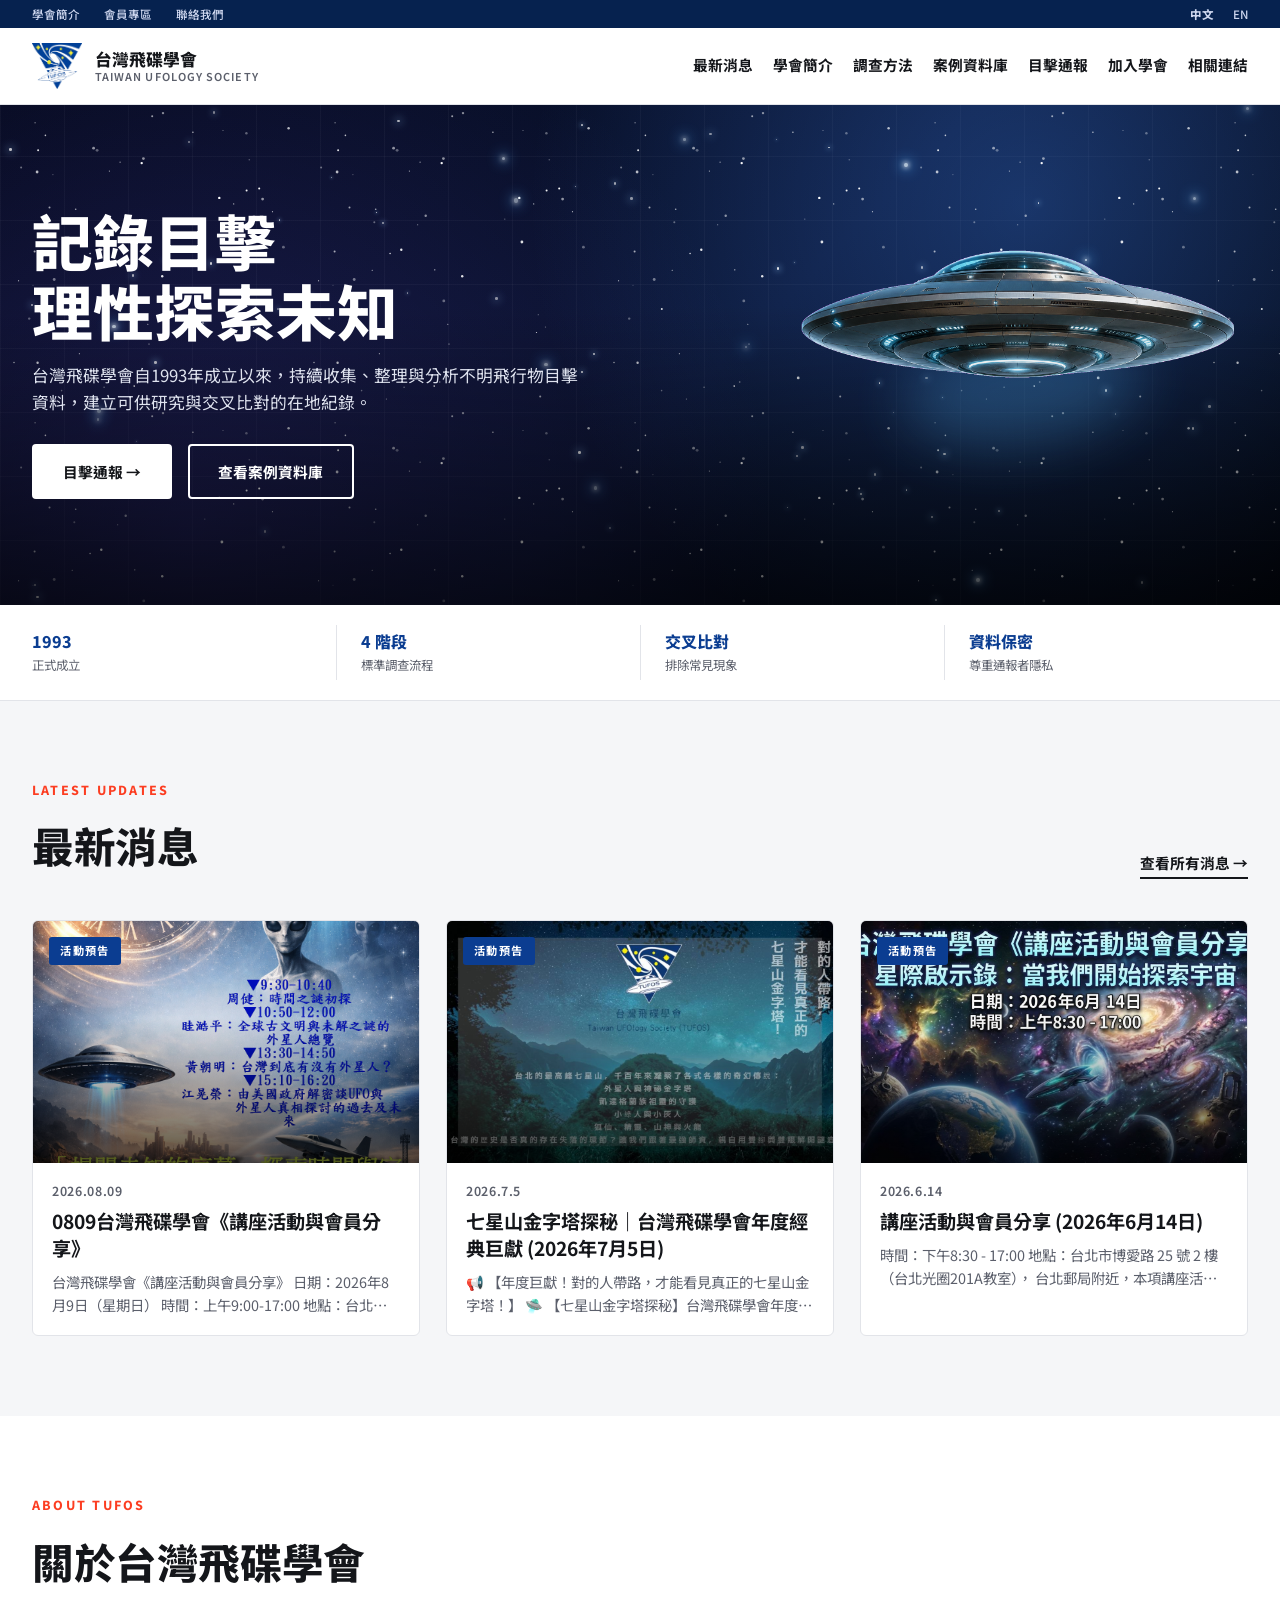
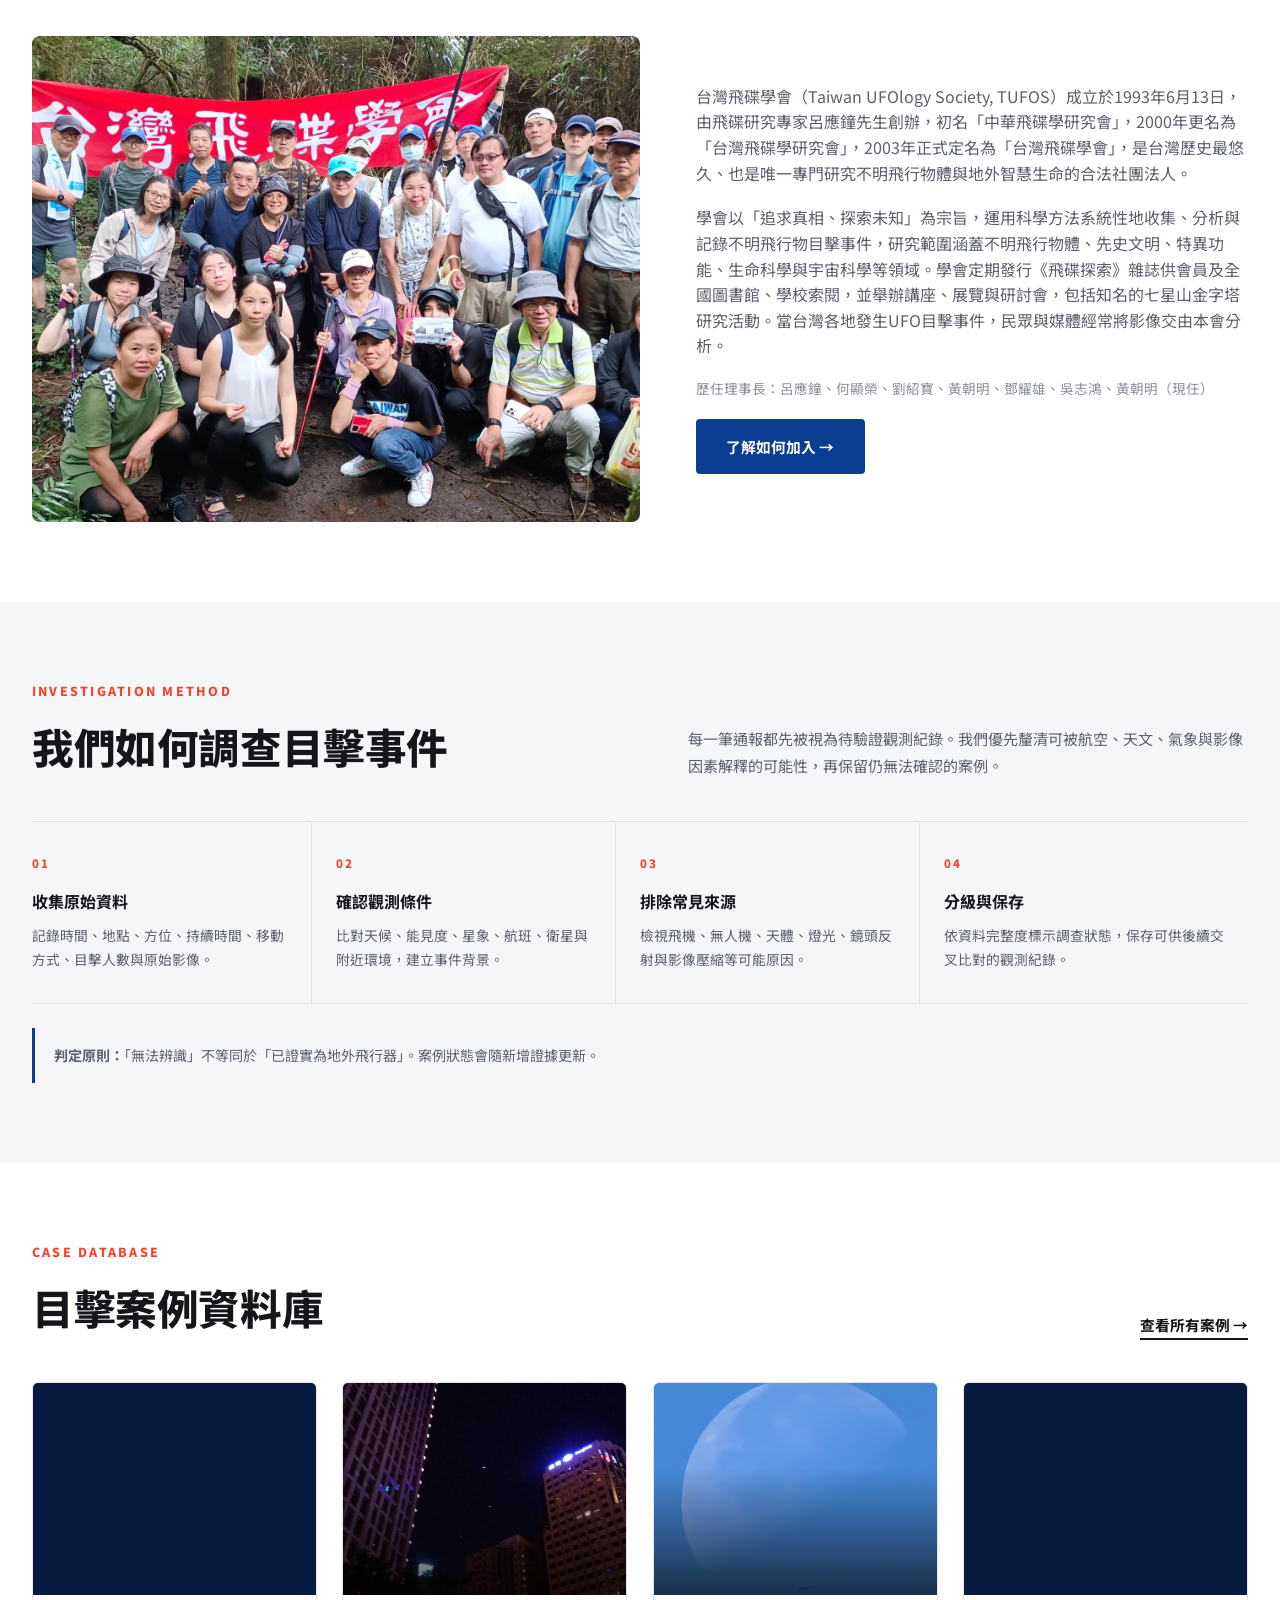
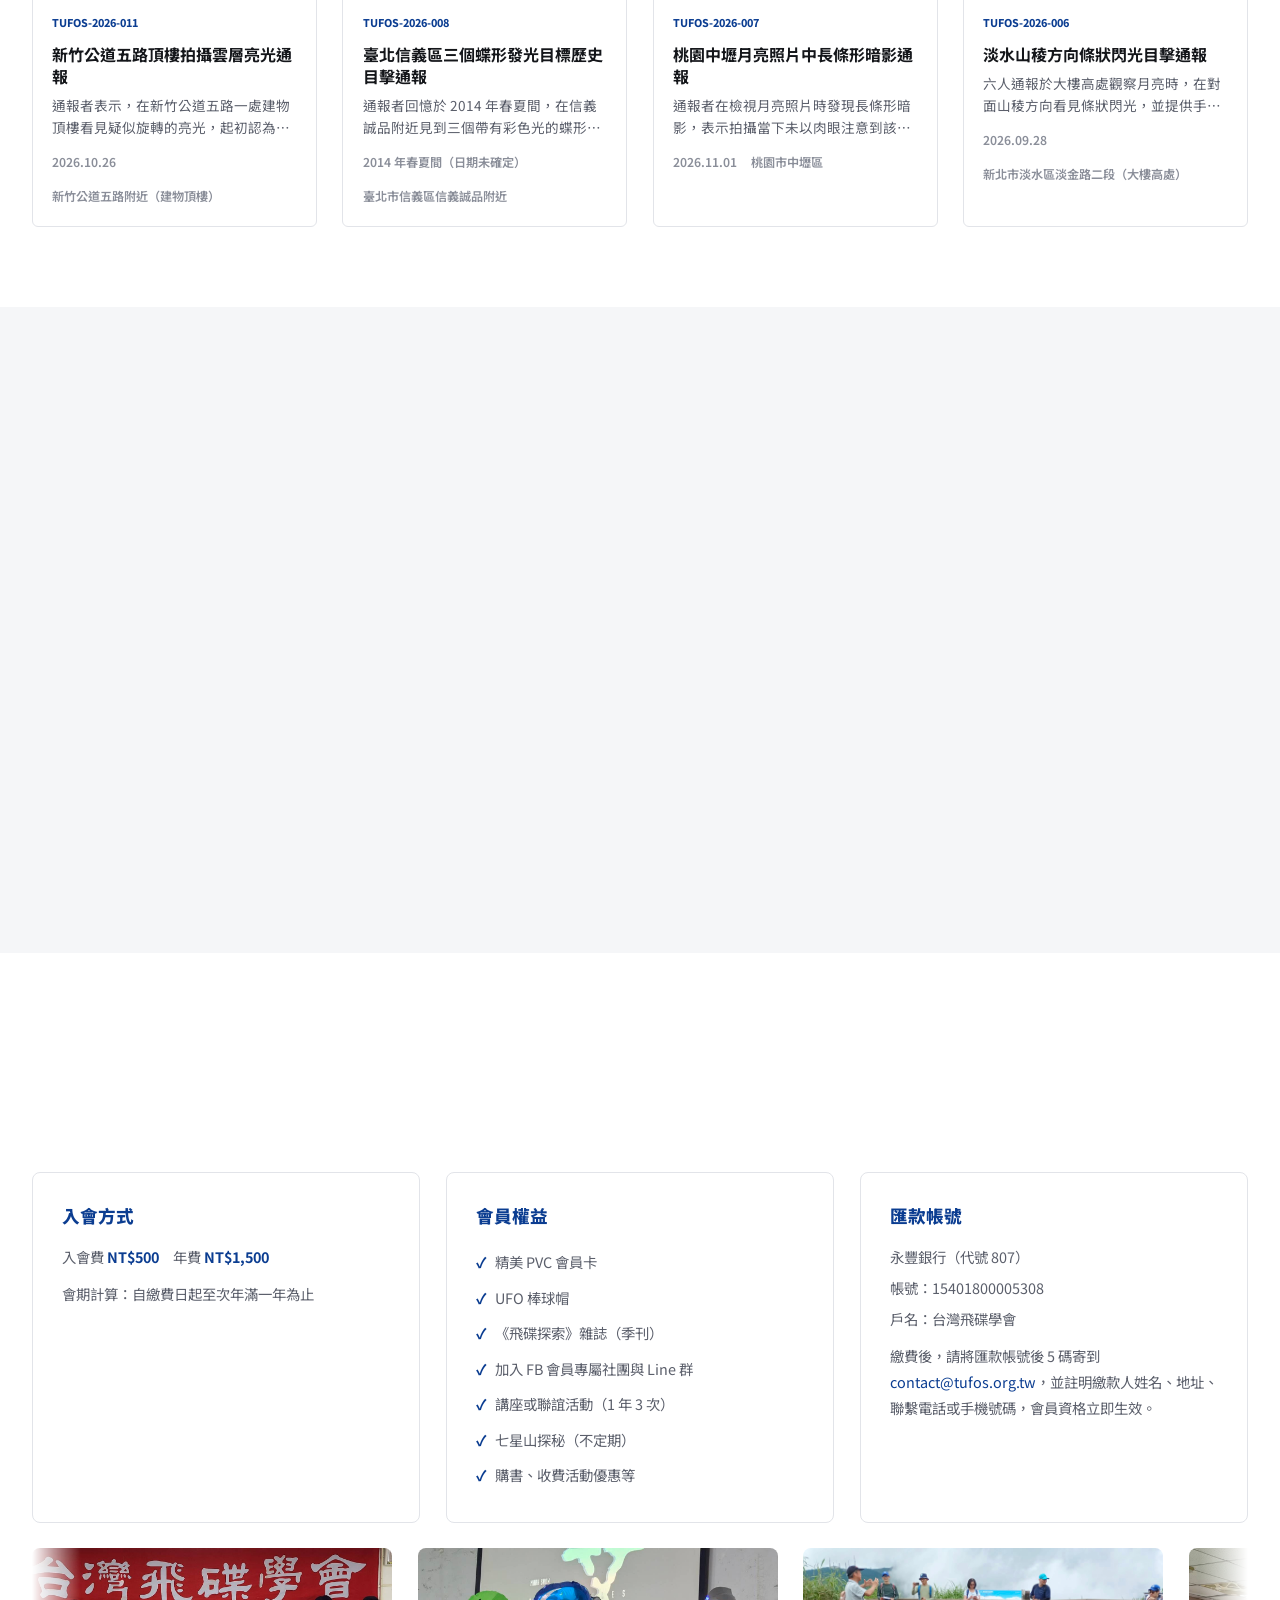
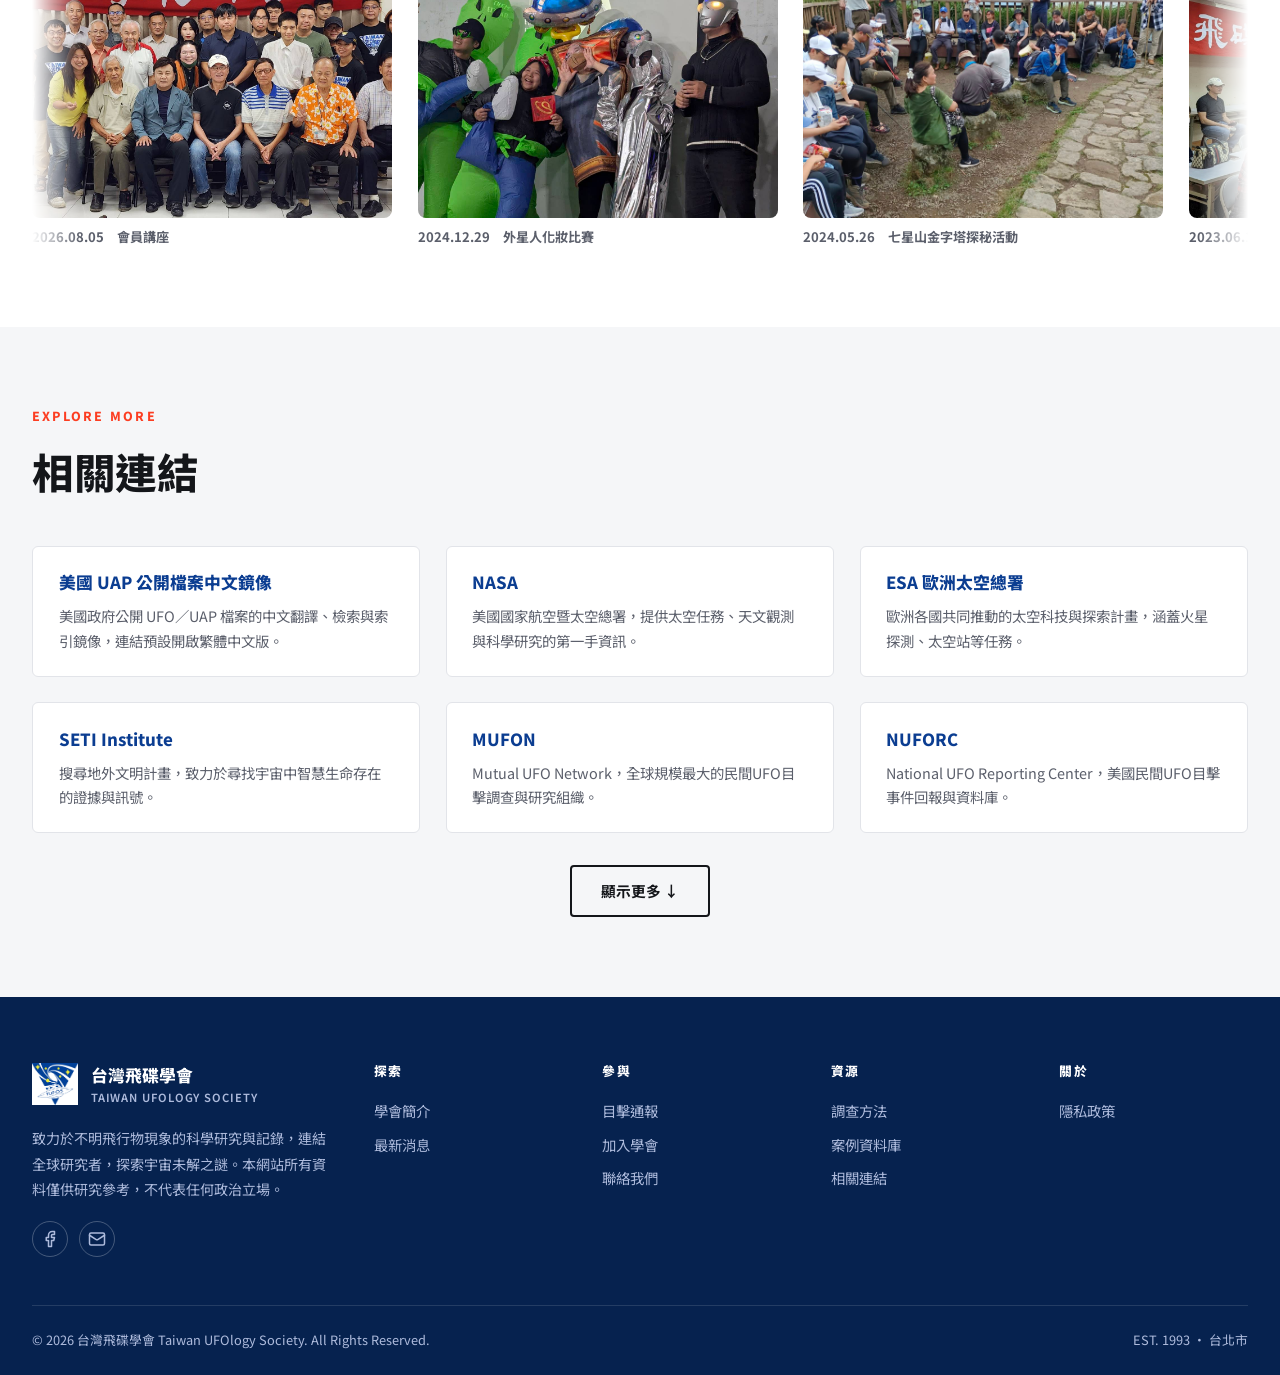
<file: index.html>
<!DOCTYPE html>
<html lang="zh-TW">
<head>
<meta charset="UTF-8">
<meta name="viewport" content="width=device-width, initial-scale=1.0">
<script>
  window.SITE_BASE = location.hostname.endsWith('github.io') ? `/${location.pathname.split('/')[1]}/` : '/';
  document.write('<base href="' + window.SITE_BASE + '">');
</script>
<title>台灣飛碟學會 | Taiwan UFOlogy Society</title>
<meta name="description" content="台灣飛碟學會 — 以科學方法研究不明飛行物現象，記錄目擊事件，連結全球研究網絡。">
<link rel="icon" type="image/png" href="images/uploads/logo-transparent.png">
<link rel="preconnect" href="https://fonts.googleapis.com">
<link href="https://fonts.googleapis.com/css2?family=Public+Sans:wght@400;500;600;700;800&amp;family=Noto+Sans+TC:wght@400;500;700;900&amp;display=swap" rel="stylesheet">
<link rel="stylesheet" href="assets/style.css">
<!-- Google tag (gtag.js) -->
<script async src="https://www.googletagmanager.com/gtag/js?id=G-JTSFNC92FQ"></script>
<script>
  window.dataLayer = window.dataLayer || [];
  function gtag(){dataLayer.push(arguments);}
  gtag('js', new Date());
  gtag('config', 'G-JTSFNC92FQ');
</script>
</head>
<body>

<!-- ===== TOP BAR ===== -->
<div id="topbar">
  <div class="wrap">
    <div class="topbar-left">
      <a href="#about">學會簡介</a>
      <a href="#join">會員專區</a>
      <a href="mailto:contact@tufos.org.tw">聯絡我們</a>
    </div>
    <div class="topbar-right">
      <a href="./" style="font-weight:800;">中文</a>
      <a href="en/">EN</a>
    </div>
  </div>
</div>

<!-- ===== HEADER ===== -->
<header id="header">
  <div class="wrap">
    <a href="./" class="logo">
      <img src="images/uploads/logo.jpg" alt="TUFOS">
      <span class="logo-text">台灣飛碟學會<small>TAIWAN UFOLOGY SOCIETY</small></span>
    </a>
    <nav class="nav-links">
      <a href="news/">最新消息</a>
      <a href="#about">學會簡介</a>
      <a href="#method">調查方法</a>
      <a href="cases/">案例資料庫</a>
      <a href="report/">目擊通報</a>
      <a href="#join">加入學會</a>
      <a href="#links">相關連結</a>
    </nav>
    <button class="nav-hamburger" type="button" onclick="toggleMobile()" aria-label="開啟選單" aria-controls="mobileMenu" aria-expanded="false"><span></span><span></span><span></span></button>
  </div>
  <div class="mobile-menu" id="mobileMenu">
    <a href="news/" onclick="closeMobile()">最新消息</a>
    <a href="#about" onclick="closeMobile()">學會簡介</a>
    <a href="#method" onclick="closeMobile()">調查方法</a>
    <a href="cases/" onclick="closeMobile()">案例資料庫</a>
    <a href="report/" onclick="closeMobile()">目擊通報</a>
    <a href="#join" onclick="closeMobile()">加入學會</a>
    <a href="#links" onclick="closeMobile()">相關連結</a>
  </div>
</header>

<!-- ===== HERO / FEATURED ===== -->
<section id="hero" class="ph ph-nebula">
  <div class="hero-stars" id="hero-stars"></div>
  <div class="hero-encounter" aria-hidden="true">
    <img class="hero-ufo" src="images/generated/hero-ufo-complete.png" alt="">
  </div>
  <div class="wrap hero-content">
    <div class="tag-row">
      <span class="tag tag-red" id="hero-tag">焦點報導</span>
      <span class="tag tag-outline" id="hero-date">2026.06.14</span>
    </div>
    <h1 id="hero-title">記錄目擊<br>理性探索未知</h1>
    <p id="hero-desc">台灣飛碟學會自1993年成立以來，持續收集、整理與分析不明飛行物目擊資料，建立可供研究與交叉比對的在地紀錄。</p>
    <div class="hero-btns">
      <a href="report/" class="btn btn-white">目擊通報 →</a>
      <a href="cases/" class="btn btn-outline-white">查看案例資料庫</a>
    </div>
  </div>
</section>

<section class="trust-band" aria-label="學會研究原則">
  <div class="wrap trust-grid">
    <div><strong>1993</strong><span>正式成立</span></div>
    <div><strong>4 階段</strong><span>標準調查流程</span></div>
    <div><strong>交叉比對</strong><span>排除常見現象</span></div>
    <div><strong>資料保密</strong><span>尊重通報者隱私</span></div>
  </div>
</section>

<!-- ===== NEWS ===== -->
<section class="section section-alt" id="news">
  <div class="wrap">
    <div class="section-head fade-up">
      <div>
        <div class="eyebrow">LATEST UPDATES</div>
        <h2>最新消息</h2>
      </div>
      <a href="news/" class="link-more">查看所有消息 →</a>
    </div>
    <div class="news-grid fade-up" id="news-grid"></div>
  </div>
</section>

<!-- ===== ABOUT ===== -->
<section class="section" id="about">
  <div class="wrap">
    <div class="section-head fade-up">
      <div>
        <div class="eyebrow" id="about-eyebrow">ABOUT TUFOS</div>
        <h2 id="about-heading">關於台灣飛碟學會</h2>
      </div>
    </div>
    <div class="about-grid fade-up">
      <div class="ph ph-deepsky" id="about-image"></div>
      <div>
        <p style="color:var(--gray);margin-bottom:1.2rem;" id="about-p1"></p>
        <p style="color:var(--gray);margin-bottom:1.2rem;" id="about-p2"></p>
        <p style="color:var(--gray-light);font-size:.85rem;margin-bottom:1.2rem;" id="about-chairs"></p>
        <a href="#join" class="btn btn-blue">了解如何加入 →</a>
      </div>
    </div>
  </div>
</section>

<!-- ===== METHOD ===== -->
<section class="section section-alt method-section" id="method">
  <div class="wrap">
    <div class="section-head fade-up">
      <div>
        <div class="eyebrow">INVESTIGATION METHOD</div>
        <h2>我們如何調查目擊事件</h2>
      </div>
      <p class="section-intro">每一筆通報都先被視為待驗證觀測紀錄。我們優先釐清可被航空、天文、氣象與影像因素解釋的可能性，再保留仍無法確認的案例。</p>
    </div>
    <div class="method-grid fade-up">
      <article><span>01</span><h3>收集原始資料</h3><p>記錄時間、地點、方位、持續時間、移動方式、目擊人數與原始影像。</p></article>
      <article><span>02</span><h3>確認觀測條件</h3><p>比對天候、能見度、星象、航班、衛星與附近環境，建立事件背景。</p></article>
      <article><span>03</span><h3>排除常見來源</h3><p>檢視飛機、無人機、天體、燈光、鏡頭反射與影像壓縮等可能原因。</p></article>
      <article><span>04</span><h3>分級與保存</h3><p>依資料完整度標示調查狀態，保存可供後續交叉比對的觀測紀錄。</p></article>
    </div>
    <div class="method-note fade-up"><strong>判定原則：</strong>「無法辨識」不等同於「已證實為地外飛行器」。案例狀態會隨新增證據更新。</div>
  </div>
</section>

<!-- ===== CASES ===== -->
<section class="section" id="cases">
  <div class="wrap">
    <div class="section-head fade-up">
      <div>
        <div class="eyebrow">CASE DATABASE</div>
        <h2>目擊案例資料庫</h2>
      </div>
      <a href="cases/" class="link-more">查看所有案例 →</a>
    </div>
    <div class="cases-grid fade-up" id="cases-grid"></div>
  </div>
</section>

<!-- ===== REPORT ===== -->
<section class="section section-alt" id="report">
  <div class="wrap">
    <div class="report-panel fade-up">
      <div class="report-panel-main">
        <div class="eyebrow">REPORT A SIGHTING</div>
        <h2>目擊通報系統</h2>
        <p>把觀測時間、地點、方向、影像與描述整理成可研究的紀錄。通報資料僅供學會研究團隊分析使用，個人聯絡資訊不會公開。</p>
        <div class="alert-box" id="report-alert" style="display:none;"></div>
        <div class="report-panel-actions">
          <a href="report/" class="btn btn-red">前往目擊通報系統 →</a>
          <a href="cases/" class="btn">查看案例資料庫</a>
        </div>
      </div>
      <div class="report-panel-detail">
        <div class="report-mini-grid">
          <article><span>01</span><h3>提交紀錄</h3><p>填寫目擊時間、地點、現象描述，並附上照片、影片或雲端連結。</p></article>
          <article><span>02</span><h3>研究審核</h3><p>研究團隊初步比對天文、航空、氣象與影像因素，必要時聯絡確認。</p></article>
          <article><span>03</span><h3>整理保存</h3><p>確認後依資料完整度標示狀態，保存為後續分析與交叉比對依據。</p></article>
        </div>
        <div class="report-prep">
          <h3>通報前可先準備</h3>
          <ul>
            <li>目擊日期、時間與地點</li>
            <li>形狀、顏色、移動方式與持續時間</li>
            <li>照片、影片或雲端檔案連結</li>
            <li>可聯絡的電子郵件</li>
          </ul>
        </div>
      </div>
    </div>
  </div>
</section>

<!-- ===== MEMBERSHIP ===== -->
<section class="section" id="join">
  <div class="wrap">
    <div class="section-head fade-up">
      <div>
        <div class="eyebrow">MEMBERSHIP</div>
        <h2>加入學會</h2>
      </div>
    </div>
    <div class="join-intro fade-up">
      <div class="join-info-grid">
        <div class="join-info-card">
          <h4>入會方式</h4>
          <p class="join-price-line">入會費 <strong>NT$500</strong>　年費 <strong>NT$1,500</strong></p>
          <p class="join-note">會期計算：自繳費日起至次年滿一年為止</p>
        </div>
        <div class="join-info-card">
          <h4>會員權益</h4>
          <ul>
            <li>精美 PVC 會員卡</li>
            <li>UFO 棒球帽</li>
            <li>《飛碟探索》雜誌（季刊）</li>
            <li>加入 FB 會員專屬社團與 Line 群</li>
            <li>講座或聯誼活動（1 年 3 次）</li>
            <li>七星山探秘（不定期）</li>
            <li>購書、收費活動優惠等</li>
          </ul>
        </div>
        <div class="join-info-card">
          <h4>匯款帳號</h4>
          <p>永豐銀行（代號 807）</p>
          <p>帳號：15401800005308</p>
          <p>戶名：台灣飛碟學會</p>
          <p class="join-note">繳費後，請將匯款帳號後 5 碼寄到 <a href="mailto:contact@tufos.org.tw">contact@tufos.org.tw</a>，並註明繳款人姓名、地址、聯繫電話或手機號碼，會員資格立即生效。</p>
        </div>
      </div>
      <div class="join-gallery">
        <div class="join-gallery-track" id="join-gallery-track"></div>
      </div>
    </div>
  </div>
</section>

<!-- ===== LINKS ===== -->
<section class="section section-alt" id="links">
  <div class="wrap">
    <div class="section-head fade-up">
      <div>
        <div class="eyebrow">EXPLORE MORE</div>
        <h2>相關連結</h2>
      </div>
    </div>
    <div class="links-list fade-up" id="links-list"></div>
    <div class="links-more" id="links-more" style="display:none;">
      <button class="btn btn-plain" id="links-more-btn" onclick="toggleLinksMore()">顯示更多 ↓</button>
    </div>
  </div>
</section>

<!-- ===== FOOTER ===== -->
<footer>
  <div class="wrap">
    <div class="footer-top">
      <div>
        <div class="footer-brand">
          <img src="images/uploads/logo.jpg" alt="TUFOS">
          <div class="ft-title">台灣飛碟學會<small>TAIWAN UFOLOGY SOCIETY</small></div>
        </div>
        <p id="footer-desc">致力於不明飛行物現象的科學研究與記錄，連結全球研究者，探索宇宙未解之謎。本網站所有資料僅供研究參考，不代表任何政治立場。</p>
        <div class="social-row" id="social-row">
          <a class="social-btn" href="https://www.facebook.com/taiwanufosociety" title="Facebook" id="social-fb" target="_blank" rel="noopener"><svg width="18" height="18" viewBox="0 0 24 24" fill="none" stroke="currentColor" stroke-width="2" stroke-linecap="round" stroke-linejoin="round"><path d="M18 2h-3a5 5 0 0 0-5 5v3H7v4h3v8h4v-8h3l1-4h-4V7a1 1 0 0 1 1-1h3z"/></svg></a>
          <a class="social-btn" href="mailto:contact@tufos.org.tw" title="Email" id="social-email"><svg width="18" height="18" viewBox="0 0 24 24" fill="none" stroke="currentColor" stroke-width="2" stroke-linecap="round" stroke-linejoin="round"><rect x="2" y="4" width="20" height="16" rx="2"/><path d="m22 7-8.97 5.7a1.94 1.94 0 0 1-2.06 0L2 7"/></svg></a>
        </div>
      </div>
      <div class="footer-col">
        <h5>探索</h5>
        <a href="#about">學會簡介</a>
        <a href="news/">最新消息</a>
      </div>
      <div class="footer-col">
        <h5>參與</h5>
        <a href="report/">目擊通報</a>
        <a href="#join">加入學會</a>
        <a href="mailto:contact@tufos.org.tw">聯絡我們</a>
      </div>
      <div class="footer-col">
        <h5>資源</h5>
        <a href="#method">調查方法</a>
        <a href="cases/">案例資料庫</a>
        <a href="#links">相關連結</a>
      </div>
      <div class="footer-col">
        <h5>關於</h5>
        <button type="button" onclick="openInfoModal('privacy-modal')">隱私政策</button>
      </div>
    </div>
    <div class="footer-bottom">
      <div>© 2026 台灣飛碟學會 Taiwan UFOlogy Society. All Rights Reserved.</div>
      <div>EST. 1993 · 台北市</div>
    </div>
  </div>
</footer>

<!-- ===== NEWS MODAL ===== -->
<div class="modal-overlay" id="news-modal" onclick="if(event.target===this) closeNewsModal()">
  <div class="modal-box" role="dialog" aria-modal="true" aria-labelledby="modal-title">
    <button class="modal-close" onclick="closeNewsModal()" aria-label="關閉">&times;</button>
    <div class="ph" id="modal-img"></div>
    <div class="modal-date" id="modal-date"></div>
    <h3 id="modal-title"></h3>
    <p id="modal-body"></p>
  </div>
</div>

<!-- ===== ALL NEWS MODAL ===== -->
<div class="modal-overlay" id="all-news-modal" onclick="if(event.target===this) closeAllNewsModal()">
  <div class="modal-box modal-box-wide" role="dialog" aria-modal="true" aria-label="最新消息">
    <button class="modal-close" onclick="closeAllNewsModal()" aria-label="關閉">&times;</button>
    <h3 style="margin-bottom:1.4rem;">最新消息</h3>
    <div class="news-list" id="news-list"></div>
  </div>
</div>

<!-- ===== CASE MODAL ===== -->
<div class="modal-overlay" id="case-modal" onclick="if(event.target===this) closeCaseModal()">
  <div class="modal-box" role="dialog" aria-modal="true" aria-labelledby="case-modal-title">
    <button class="modal-close" onclick="closeCaseModal()" aria-label="關閉">&times;</button>
    <div class="ph" id="case-modal-img"></div>
    <div class="modal-date" id="case-modal-meta"></div>
    <h3 id="case-modal-title"></h3>
    <p id="case-modal-body"></p>
    <div class="case-detail-grid" id="case-modal-details"></div>
  </div>
</div>

<!-- ===== ALL CASES MODAL ===== -->
<div class="modal-overlay" id="all-cases-modal" onclick="if(event.target===this) closeAllCasesModal()">
  <div class="modal-box modal-box-wide" role="dialog" aria-modal="true" aria-label="目擊案例資料庫">
    <button class="modal-close" onclick="closeAllCasesModal()" aria-label="關閉">&times;</button>
    <h3 style="margin-bottom:1.4rem;">目擊案例資料庫</h3>
    <div class="news-list" id="cases-list"></div>
  </div>
</div>

<!-- ===== JOIN PHOTO MODAL ===== -->
<div class="modal-overlay" id="join-photo-modal" onclick="if(event.target===this) closeJoinPhotoModal()">
  <div class="modal-box join-photo-modal-box" role="dialog" aria-modal="true" aria-label="活動照片">
    <button class="modal-close" onclick="closeJoinPhotoModal()" aria-label="關閉">&times;</button>
    <div class="ph join-modal-image" id="join-modal-img"></div>
    <p class="join-modal-caption" id="join-modal-caption" hidden></p>
  </div>
</div>

<!-- ===== PRIVACY MODAL ===== -->
<div class="modal-overlay" id="privacy-modal" onclick="if(event.target===this) closeInfoModal('privacy-modal')">
  <div class="modal-box modal-box-wide" role="dialog" aria-modal="true" aria-labelledby="privacy-title">
    <button class="modal-close" onclick="closeInfoModal('privacy-modal')" aria-label="關閉">&times;</button>
    <div class="eyebrow">PRIVACY</div>
    <h3 id="privacy-title">目擊通報隱私政策</h3>
    <div class="policy-copy">
      <h4>資料用途</h4><p>通報內容僅用於目擊事件整理、研究、交叉比對，以及必要時與通報者確認資料。</p>
      <h4>公開原則</h4><p>姓名、電子郵件及可辨識個人身分的資訊不會公開。案例公開時會移除個人識別資料，精確地址亦可能模糊處理。</p>
      <h4>資料保存與刪除</h4><p>資料由學會研究團隊管理。您可以透過 <a href="mailto:contact@tufos.org.tw">contact@tufos.org.tw</a> 申請更正或刪除本人提交的資料。</p>
      <h4>影像與附件</h4><p>勾選同意 AI 整理及公開時，通報文字（不含聯絡方式欄位）會交由 OpenAI 整理，AI 整理結果僅保存為私有草稿，由學會人工確認報告及附件後才會公開。未勾選時，通報僅供私下研究，不會自動公開。請勿提供他人個資或無權公開的附件。</p>
    </div>
  </div>
</div>

<script>window.SITE_LANG = "zh";</script>
<script src="assets/video-source.js"></script>
<script src="assets/site.js"></script>
<!-- Netlify Identity：用於處理後台邀請/重設密碼連結 -->

<script>
  if (window.netlifyIdentity) {
    window.netlifyIdentity.on("init", user => {});
  }
</script>
</body>
</html>
</file>
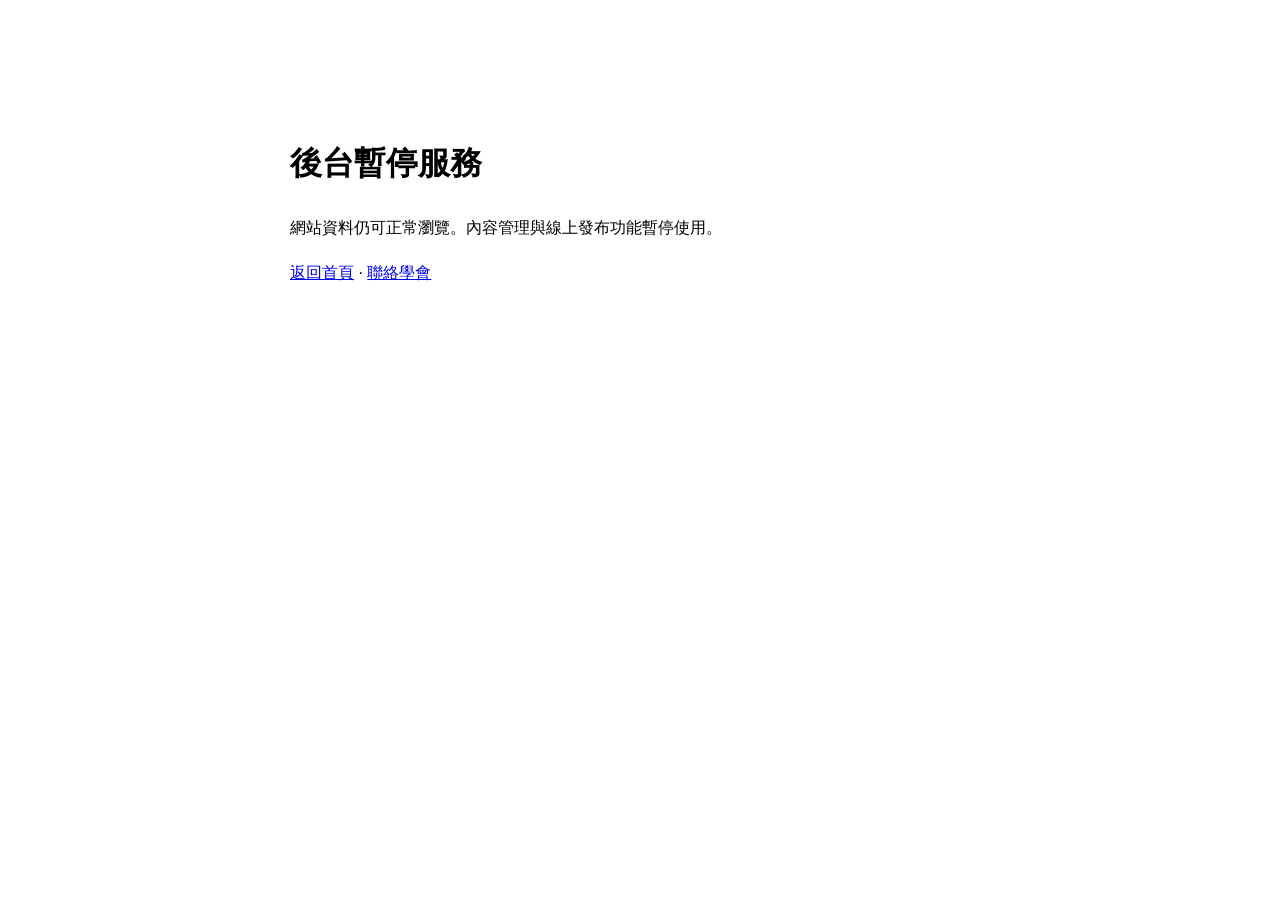
<file: admin/index.html>
<!doctype html><html lang="zh-Hant"><meta charset="utf-8"><meta name="viewport" content="width=device-width, initial-scale=1"><meta name="robots" content="noindex"><title>後台暫停服務 | 台灣飛碟學會</title><body style="font-family:sans-serif;max-width:700px;margin:10vh auto;padding:1.5rem;line-height:1.8"><h1>後台暫停服務</h1><p>網站資料仍可正常瀏覽。內容管理與線上發布功能暫停使用。</p><p><a href="/">返回首頁</a> · <a href="mailto:contact@tufos.org.tw">聯絡學會</a></p></body></html>
</file>
<file: assets/style.css>
/* ============================================================
     RESET & VARS
  ============================================================ */
  :root{
    --blue:#0B3D91;
    --blue-dark:#06224F;
    --red:#FC3D21;
    --ink:#14161A;
    --gray:#5B5F6B;
    --gray-light:#8A8E99;
    --line:#E2E4E9;
    --bg:#F5F6F8;
    --white:#fff;
    --sans:'Noto Sans TC','Public Sans',sans-serif;
  }
  *,*::before,*::after{margin:0;padding:0;box-sizing:border-box;}
  html{scroll-behavior:smooth;scroll-padding-top:96px;}
  body{
    font-family:var(--sans);
    color:var(--ink);
    background:var(--white);
    line-height:1.6;
    -webkit-font-smoothing:antialiased;
  }
  a{color:inherit;text-decoration:none;}
  img{max-width:100%;display:block;}
  ul{list-style:none;}
  button{font-family:inherit;}

  /* ============================================================
     UTILITIES
  ============================================================ */
  .wrap{max-width:1280px;margin:0 auto;padding:0 2rem;}
  .tag{
    display:inline-flex;align-items:center;gap:.4rem;
    font-size:.7rem;font-weight:700;letter-spacing:.12em;
    text-transform:uppercase;padding:.3rem .7rem;border-radius:3px;
  }
  .tag-red{background:var(--red);color:var(--white);}
  .tag-blue{background:var(--blue);color:var(--white);}
  .tag-outline{border:1px solid var(--white);color:var(--white);}

  .btn{
    display:inline-flex;align-items:center;gap:.5rem;
    font-weight:700;font-size:.92rem;
    padding:.85rem 1.8rem;border-radius:4px;
    border:2px solid var(--ink);cursor:pointer;
    transition:.2s ease;background:transparent;color:var(--ink);
  }
  .btn-red{background:var(--red);border-color:var(--red);color:var(--white);}
  .btn-red:hover{background:#d8330f;border-color:#d8330f;}
  .btn-blue{background:var(--blue);border-color:var(--blue);color:var(--white);}
  .btn-blue:hover{background:#082a6b;border-color:#082a6b;}
  .btn-white{background:var(--white);border-color:var(--white);color:var(--ink);}
  .btn-white:hover{background:transparent;color:var(--white);}
  .btn-outline-white{border-color:var(--white);color:var(--white);}
  .btn-outline-white:hover{background:var(--white);color:var(--ink);}
  .btn:not([class*="btn-"]):hover, .btn-plain:hover{background:var(--ink);color:var(--white);}

  .eyebrow{
    font-size:.78rem;font-weight:800;letter-spacing:.18em;
    text-transform:uppercase;color:var(--red);margin-bottom:.7rem;
  }
  .section-head{margin-bottom:2.6rem;display:flex;justify-content:space-between;align-items:flex-end;flex-wrap:wrap;gap:1.5rem;}
  .section-head h2{font-size:clamp(1.7rem,3.6vw,2.6rem);font-weight:800;letter-spacing:-.01em;}
  .section-head .link-more{font-family:inherit;font-weight:700;font-size:.92rem;border:0;border-bottom:2px solid var(--ink);padding:0 0 2px;background:transparent;cursor:pointer;white-space:nowrap;}
  .section-head .link-more:hover{color:var(--blue);border-color:var(--blue);}

  .section{padding:5rem 0;}
  .section-alt{background:var(--bg);}
  .page-hero{
    background:var(--blue-dark);
    color:var(--white);
    padding:5.4rem 0 4.7rem;
  }
  .page-breadcrumb{
    display:flex;align-items:center;gap:.95rem;flex-wrap:wrap;margin-bottom:1.6rem;
    color:#dce5f5;font-size:.98rem;font-weight:700;
  }
  .page-breadcrumb a{color:#dce5f5;text-decoration:none;text-underline-offset:4px;}
  .page-breadcrumb a:hover{text-decoration:underline;color:var(--white);}
  .page-breadcrumb span{color:rgba(220,229,245,.76);}
  .page-hero .eyebrow{color:#9bb8f0;}
  .page-hero h1{font-size:clamp(2rem,4.8vw,3.2rem);font-weight:900;line-height:1.15;letter-spacing:0;margin-bottom:1rem;max-width:980px;overflow-wrap:break-word;}
  .page-hero p{max-width:860px;color:#dce5f5;font-size:1.02rem;}
  .page-actions{display:flex;gap:1rem;flex-wrap:wrap;margin-top:1.8rem;}
  .contact-grid{display:grid;grid-template-columns:1fr 1.2fr;gap:2rem;align-items:start;}
  .contact-form-only{max-width:920px;}
  .detail-article{max-width:880px;margin:0 auto;background:var(--white);border:1px solid var(--line);border-radius:8px;padding:2.4rem;}
  .detail-article h1{font-size:clamp(1.8rem,4vw,2.8rem);font-weight:900;line-height:1.2;margin:.8rem 0 1.4rem;}
  .detail-meta-row{display:flex;align-items:center;gap:.9rem;flex-wrap:wrap;color:var(--gray);font-size:.86rem;font-weight:800;}
  .detail-image{aspect-ratio:16/9;border-radius:7px;margin-bottom:1.6rem;}
  .detail-summary{color:var(--gray);font-size:1rem;line-height:1.95;white-space:pre-line;}
  .detail-grid{display:grid;grid-template-columns:1fr 1fr;gap:1px;background:var(--line);border:1px solid var(--line);margin-top:1.8rem;}
  .detail-grid>div{background:var(--white);padding:1rem;}
  .detail-grid .full{grid-column:1/-1;}
  .detail-grid span,.case-photos h2,.case-videos h2{display:block;color:var(--gray-light);font-family:var(--sans);font-size:.72rem;font-weight:900;line-height:1.6;text-transform:uppercase;margin-bottom:.35rem;}
  .detail-grid p{margin:0;color:var(--gray);line-height:1.8;white-space:pre-line;}
  .modal-image{aspect-ratio:16/9;border-radius:6px;margin-bottom:1.2rem;}
  .modal-extra{display:grid;grid-template-columns:1fr 1fr;gap:1px;background:var(--line);margin-top:1.5rem;border:1px solid var(--line);}
  .modal-extra>div{background:var(--white);padding:1rem;}
  .modal-extra .full{grid-column:1/-1;}
  .modal-extra span{display:block;color:var(--gray-light);font-size:.7rem;font-weight:800;text-transform:uppercase;margin-bottom:.3rem;}
  .modal-extra p{margin:0;}

  /* generated "photo" placeholders */
  .ph{position:relative;overflow:hidden;background-size:cover;background-position:center;}
  .ph[style*="background-size:contain"]{background-color:#eef2f7;}
  .ph::after{
    content:'';position:absolute;inset:0;
    background:linear-gradient(180deg, rgba(0,0,0,0) 40%, rgba(0,0,0,.65) 100%);
  }
  .ph-nebula{background:
    radial-gradient(circle at 30% 30%, rgba(120,90,255,.55), transparent 55%),
    radial-gradient(circle at 75% 65%, rgba(0,180,255,.45), transparent 60%),
    linear-gradient(135deg,#0a0e2a,#1b0f3a 60%,#04060f);}
  .ph-aurora{background:
    radial-gradient(circle at 70% 20%, rgba(0,255,200,.4), transparent 55%),
    radial-gradient(circle at 20% 80%, rgba(0,120,255,.5), transparent 60%),
    linear-gradient(160deg,#021024,#022a3a 55%,#01070f);}
  .ph-sunset{background:
    radial-gradient(circle at 80% 30%, rgba(255,150,60,.55), transparent 55%),
    radial-gradient(circle at 25% 75%, rgba(255,60,60,.35), transparent 60%),
    linear-gradient(160deg,#1a0a14,#3a1410 60%,#0a0608);}
  .ph-deepsky{background:
    radial-gradient(circle at 60% 40%, rgba(80,140,255,.45), transparent 55%),
    radial-gradient(circle at 15% 20%, rgba(255,255,255,.18), transparent 50%),
    linear-gradient(160deg,#04102b,#0b1f4a 55%,#020611);}
  .ph-grid{background:
    radial-gradient(circle at 50% 50%, rgba(11,61,145,.4), transparent 60%),
    repeating-linear-gradient(0deg, rgba(255,255,255,.05) 0 1px, transparent 1px 40px),
    repeating-linear-gradient(90deg, rgba(255,255,255,.05) 0 1px, transparent 1px 40px),
    linear-gradient(160deg,#06224f,#020611);}
  .ph-tech{background:
    url("data:image/svg+xml,%3Csvg%20xmlns%3D%22http%3A//www.w3.org/2000/svg%22%20width%3D%22300%22%20height%3D%22300%22%20viewBox%3D%220%200%20300%20300%22%3E%3Ccircle%20cx%3D%2297.1%22%20cy%3D%2245.3%22%20r%3D%221.4%22%20fill%3D%22white%22%20fill-opacity%3D%220.33%22/%3E%3Ccircle%20cx%3D%22246.4%22%20cy%3D%2228.2%22%20r%3D%221.2%22%20fill%3D%22white%22%20fill-opacity%3D%220.34%22/%3E%3Ccircle%20cx%3D%22152.2%22%20cy%3D%2211.2%22%20r%3D%221%22%20fill%3D%22white%22%20fill-opacity%3D%220.59%22/%3E%3Ccircle%20cx%3D%2272.2%22%20cy%3D%22165.3%22%20r%3D%220.5%22%20fill%3D%22white%22%20fill-opacity%3D%220.88%22/%3E%3Ccircle%20cx%3D%2237.1%22%20cy%3D%2267.0%22%20r%3D%221.4%22%20fill%3D%22white%22%20fill-opacity%3D%220.71%22/%3E%3Ccircle%20cx%3D%2218.6%22%20cy%3D%22175.7%22%20r%3D%220.5%22%20fill%3D%22white%22%20fill-opacity%3D%220.98%22/%3E%3Ccircle%20cx%3D%2214.0%22%20cy%3D%22257.5%22%20r%3D%220.8%22%20fill%3D%22white%22%20fill-opacity%3D%220.59%22/%3E%3Ccircle%20cx%3D%22162.2%22%20cy%3D%22171.3%22%20r%3D%221.2%22%20fill%3D%22white%22%20fill-opacity%3D%220.87%22/%3E%3Ccircle%20cx%3D%2254.2%22%20cy%3D%22174.5%22%20r%3D%221.4%22%20fill%3D%22white%22%20fill-opacity%3D%220.43%22/%3E%3Ccircle%20cx%3D%2229.2%22%20cy%3D%22213.6%22%20r%3D%221.2%22%20fill%3D%22white%22%20fill-opacity%3D%220.34%22/%3E%3Ccircle%20cx%3D%2261.8%22%20cy%3D%22204.1%22%20r%3D%221%22%20fill%3D%22white%22%20fill-opacity%3D%220.84%22/%3E%3Ccircle%20cx%3D%22139.7%22%20cy%3D%22277.0%22%20r%3D%220.8%22%20fill%3D%22white%22%20fill-opacity%3D%220.51%22/%3E%3Ccircle%20cx%3D%22238.3%22%20cy%3D%22209.7%22%20r%3D%220.6%22%20fill%3D%22white%22%20fill-opacity%3D%220.36%22/%3E%3Ccircle%20cx%3D%2290.1%22%20cy%3D%22148.5%22%20r%3D%220.8%22%20fill%3D%22white%22%20fill-opacity%3D%220.81%22/%3E%3Ccircle%20cx%3D%2286.4%22%20cy%3D%22294.1%22%20r%3D%220.5%22%20fill%3D%22white%22%20fill-opacity%3D%220.66%22/%3E%3Ccircle%20cx%3D%2249.5%22%20cy%3D%22102.6%22%20r%3D%221%22%20fill%3D%22white%22%20fill-opacity%3D%220.6%22/%3E%3Ccircle%20cx%3D%22288.6%22%20cy%3D%2223.3%22%20r%3D%221.2%22%20fill%3D%22white%22%20fill-opacity%3D%220.7%22/%3E%3Ccircle%20cx%3D%22262.6%22%20cy%3D%2294.1%22%20r%3D%221.4%22%20fill%3D%22white%22%20fill-opacity%3D%220.55%22/%3E%3Ccircle%20cx%3D%22149.0%22%20cy%3D%22239.1%22%20r%3D%220.5%22%20fill%3D%22white%22%20fill-opacity%3D%220.89%22/%3E%3Ccircle%20cx%3D%22283.4%22%20cy%3D%22142.2%22%20r%3D%221.4%22%20fill%3D%22white%22%20fill-opacity%3D%220.35%22/%3E%3Ccircle%20cx%3D%22219.3%22%20cy%3D%2292.9%22%20r%3D%221.2%22%20fill%3D%22white%22%20fill-opacity%3D%221.0%22/%3E%3Ccircle%20cx%3D%22246.6%22%20cy%3D%2285.4%22%20r%3D%221%22%20fill%3D%22white%22%20fill-opacity%3D%220.92%22/%3E%3Ccircle%20cx%3D%22104.1%22%20cy%3D%22282.2%22%20r%3D%220.8%22%20fill%3D%22white%22%20fill-opacity%3D%220.42%22/%3E%3Ccircle%20cx%3D%2235.1%22%20cy%3D%2217.7%22%20r%3D%220.8%22%20fill%3D%22white%22%20fill-opacity%3D%220.39%22/%3E%3Ccircle%20cx%3D%2274.3%22%20cy%3D%22117.3%22%20r%3D%221%22%20fill%3D%22white%22%20fill-opacity%3D%220.36%22/%3E%3Ccircle%20cx%3D%22134.8%22%20cy%3D%22164.8%22%20r%3D%220.6%22%20fill%3D%22white%22%20fill-opacity%3D%220.87%22/%3E%3Ccircle%20cx%3D%22259.2%22%20cy%3D%2283.5%22%20r%3D%221%22%20fill%3D%22white%22%20fill-opacity%3D%220.99%22/%3E%3Ccircle%20cx%3D%22204.8%22%20cy%3D%22114.1%22%20r%3D%220.6%22%20fill%3D%22white%22%20fill-opacity%3D%220.41%22/%3E%3Ccircle%20cx%3D%2252.9%22%20cy%3D%2269.6%22%20r%3D%220.6%22%20fill%3D%22white%22%20fill-opacity%3D%220.31%22/%3E%3Ccircle%20cx%3D%22249.3%22%20cy%3D%2254.7%22%20r%3D%220.8%22%20fill%3D%22white%22%20fill-opacity%3D%220.3%22/%3E%3Ccircle%20cx%3D%22125.7%22%20cy%3D%22110.8%22%20r%3D%221.2%22%20fill%3D%22white%22%20fill-opacity%3D%220.52%22/%3E%3Ccircle%20cx%3D%2237.6%22%20cy%3D%22257.8%22%20r%3D%221.2%22%20fill%3D%22white%22%20fill-opacity%3D%220.76%22/%3E%3Ccircle%20cx%3D%22221.9%22%20cy%3D%22137.0%22%20r%3D%221.4%22%20fill%3D%22white%22%20fill-opacity%3D%220.86%22/%3E%3Ccircle%20cx%3D%22117.7%22%20cy%3D%22119.7%22%20r%3D%220.5%22%20fill%3D%22white%22%20fill-opacity%3D%220.64%22/%3E%3Ccircle%20cx%3D%22120.1%22%20cy%3D%2257.2%22%20r%3D%220.6%22%20fill%3D%22white%22%20fill-opacity%3D%220.61%22/%3E%3Ccircle%20cx%3D%2233.0%22%20cy%3D%22180.2%22%20r%3D%220.5%22%20fill%3D%22white%22%20fill-opacity%3D%220.3%22/%3E%3Ccircle%20cx%3D%2245.4%22%20cy%3D%2230.4%22%20r%3D%220.8%22%20fill%3D%22white%22%20fill-opacity%3D%220.73%22/%3E%3Ccircle%20cx%3D%2221.1%22%20cy%3D%2262.4%22%20r%3D%221%22%20fill%3D%22white%22%20fill-opacity%3D%220.4%22/%3E%3Ccircle%20cx%3D%2275.7%22%20cy%3D%22104.2%22%20r%3D%220.8%22%20fill%3D%22white%22%20fill-opacity%3D%220.63%22/%3E%3Ccircle%20cx%3D%2234.6%22%20cy%3D%22146.4%22%20r%3D%221%22%20fill%3D%22white%22%20fill-opacity%3D%220.64%22/%3E%3Ccircle%20cx%3D%2293.6%22%20cy%3D%2243.2%22%20r%3D%221.4%22%20fill%3D%22white%22%20fill-opacity%3D%220.54%22/%3E%3Ccircle%20cx%3D%2279.4%22%20cy%3D%22248.7%22%20r%3D%220.6%22%20fill%3D%22white%22%20fill-opacity%3D%220.66%22/%3E%3Ccircle%20cx%3D%2261.6%22%20cy%3D%22285.6%22%20r%3D%220.8%22%20fill%3D%22white%22%20fill-opacity%3D%220.4%22/%3E%3Ccircle%20cx%3D%22163.0%22%20cy%3D%228.1%22%20r%3D%221.2%22%20fill%3D%22white%22%20fill-opacity%3D%220.51%22/%3E%3Ccircle%20cx%3D%22192.9%22%20cy%3D%2227.3%22%20r%3D%220.8%22%20fill%3D%22white%22%20fill-opacity%3D%220.66%22/%3E%3Ccircle%20cx%3D%22272.5%22%20cy%3D%22106.7%22%20r%3D%220.6%22%20fill%3D%22white%22%20fill-opacity%3D%220.67%22/%3E%3Ccircle%20cx%3D%22233.7%22%20cy%3D%2298.9%22%20r%3D%220.6%22%20fill%3D%22white%22%20fill-opacity%3D%220.73%22/%3E%3Ccircle%20cx%3D%22236.5%22%20cy%3D%22227.5%22%20r%3D%220.6%22%20fill%3D%22white%22%20fill-opacity%3D%220.86%22/%3E%3Ccircle%20cx%3D%22245.5%22%20cy%3D%22222.0%22%20r%3D%220.6%22%20fill%3D%22white%22%20fill-opacity%3D%220.44%22/%3E%3Ccircle%20cx%3D%22147.8%22%20cy%3D%22219.3%22%20r%3D%220.5%22%20fill%3D%22white%22%20fill-opacity%3D%220.85%22/%3E%3Ccircle%20cx%3D%22141.7%22%20cy%3D%2258.1%22%20r%3D%221.2%22%20fill%3D%22white%22%20fill-opacity%3D%220.97%22/%3E%3Ccircle%20cx%3D%22134.2%22%20cy%3D%22281.1%22%20r%3D%220.8%22%20fill%3D%22white%22%20fill-opacity%3D%220.97%22/%3E%3Ccircle%20cx%3D%22109.4%22%20cy%3D%2266.1%22%20r%3D%220.6%22%20fill%3D%22white%22%20fill-opacity%3D%220.63%22/%3E%3Ccircle%20cx%3D%22101.3%22%20cy%3D%22144.8%22%20r%3D%221.2%22%20fill%3D%22white%22%20fill-opacity%3D%220.89%22/%3E%3Ccircle%20cx%3D%22143.8%22%20cy%3D%22195.9%22%20r%3D%221.4%22%20fill%3D%22white%22%20fill-opacity%3D%220.36%22/%3E%3Ccircle%20cx%3D%22198.2%22%20cy%3D%22272.9%22%20r%3D%221.4%22%20fill%3D%22white%22%20fill-opacity%3D%220.83%22/%3E%3Ccircle%20cx%3D%22143.4%22%20cy%3D%2253.6%22%20r%3D%221.4%22%20fill%3D%22white%22%20fill-opacity%3D%220.53%22/%3E%3Ccircle%20cx%3D%22240.2%22%20cy%3D%22291.5%22%20r%3D%221%22%20fill%3D%22white%22%20fill-opacity%3D%220.62%22/%3E%3Ccircle%20cx%3D%22223.0%22%20cy%3D%2225.5%22%20r%3D%220.6%22%20fill%3D%22white%22%20fill-opacity%3D%220.42%22/%3E%3Ccircle%20cx%3D%2238.1%22%20cy%3D%2245.3%22%20r%3D%221%22%20fill%3D%22white%22%20fill-opacity%3D%220.86%22/%3E%3C/svg%3E") 0 0/300px 300px repeat,
    radial-gradient(circle at 80% 20%, rgba(64,140,255,.30), transparent 45%),
    radial-gradient(circle at 15% 85%, rgba(120,90,255,.18), transparent 50%),
    repeating-linear-gradient(0deg, rgba(255,255,255,.035) 0 1px, transparent 1px 64px),
    repeating-linear-gradient(90deg, rgba(255,255,255,.035) 0 1px, transparent 1px 64px),
    linear-gradient(135deg,#050a1e,#0a1330 55%,#02050f);}

  .fade-up{opacity:0;transform:translateY(22px);transition:opacity .6s ease,transform .6s ease;}
  .fade-up.visible{opacity:1;transform:translateY(0);}

  /* ============================================================
     TOP BAR
  ============================================================ */
  #topbar{
    background:var(--blue-dark);color:#cdd6ee;
    font-size:.72rem;font-weight:500;
  }
  #topbar .wrap{display:flex;justify-content:space-between;align-items:center;height:28px;}
  #topbar a{color:#cdd6ee;transition:.2s;}
  #topbar a:hover{color:var(--white);}
  .topbar-left{display:flex;gap:1.5rem;}
  .topbar-right{display:flex;gap:1.2rem;align-items:center;}

  /* ============================================================
     HEADER / NAV
  ============================================================ */
  #header{
    position:sticky;top:0;z-index:1000;
    background:var(--white);
    border-bottom:1px solid var(--line);
  }
  #header .wrap{
    display:flex;align-items:center;justify-content:space-between;
    height:76px;
  }
  .logo{display:flex;align-items:center;gap:.8rem;}
  .logo img{width:50px;height:50px;object-fit:contain;}
  .logo .logo-text{font-weight:800;font-size:1.05rem;line-height:1.25;}
  .logo .logo-text small{display:block;font-size:.68rem;font-weight:600;letter-spacing:.1em;color:var(--gray);}
  .nav-links{display:flex;gap:1.25rem;align-items:center;}
  .nav-links a{font-weight:700;font-size:.92rem;padding:.4rem 0;border-bottom:3px solid transparent;transition:.2s;}
  .nav-links a:hover{border-color:var(--red);}
  .nav-hamburger{display:none;flex-direction:column;gap:5px;cursor:pointer;border:0;background:transparent;padding:.55rem;}
  .nav-hamburger span{width:26px;height:3px;background:var(--ink);}
  .mobile-menu{display:none;flex-direction:column;background:var(--white);border-top:1px solid var(--line);padding:1rem 2rem 1.5rem;}
  .mobile-menu.open{display:flex;}
  .mobile-menu a{padding:.7rem 0;font-weight:700;border-bottom:1px solid var(--line);}

  /* ============================================================
     HERO / FEATURED
  ============================================================ */
  #hero{height:calc(72vh - 124px);min-height:420px;max-height:500px;display:flex;align-items:center;isolation:isolate;}
  #hero .hero-content{width:100%;padding:3rem 2rem 3.4rem;color:var(--white);position:relative;z-index:3;}
  #hero .tag-row{display:none;}
  #hero h1{font-size:clamp(2.2rem,5vw,3.8rem);font-weight:800;line-height:1.16;letter-spacing:0;margin-bottom:1rem;max-width:650px;}
  #hero p{font-size:1.05rem;color:#dfe3ef;max-width:560px;margin-bottom:1.8rem;}
  #hero .hero-btns{display:flex;gap:1rem;flex-wrap:wrap;}

  /* ---- 滑鼠光暈效果 ---- */
  #hero::before{
    content:'';position:absolute;inset:0;z-index:1;pointer-events:none;
    background:radial-gradient(circle 320px at var(--mx,50%) var(--my,40%), rgba(110,170,255,.22), transparent 70%);
    opacity:0;transition:opacity .4s ease;
  }
  #hero:hover::before{opacity:1;}

  /* ---- 星空閃爍效果 ---- */
  .hero-stars{position:absolute;inset:0;overflow:hidden;z-index:0;pointer-events:none;}
  .hero-stars .star{
    position:absolute;border-radius:50%;background:#fff;
    opacity:var(--star-opacity,.5);
    box-shadow:0 0 calc(var(--star-size,2px) * 3) calc(var(--star-size,2px) * .5) rgba(153,207,255,.75);
    animation:star-twinkle ease-in-out infinite;
  }
  .hero-stars .star-bright{
    background:#e7f6ff;
    box-shadow:0 0 5px 1px #fff,0 0 13px 3px rgba(84,177,255,.9);
  }
  @keyframes star-twinkle{
    0%,100%{opacity:.16;transform:scale(.55);}
    45%{opacity:1;transform:scale(1.55);}
    58%{opacity:.72;transform:scale(1.05);}
  }

  /* ---- 克制的飞碟主题视觉 ---- */
  .hero-encounter{
    position:absolute;z-index:2;right:max(1.5rem,calc((100vw - 1240px)/2));
    top:0;bottom:0;width:min(39vw,500px);pointer-events:none;opacity:.94;
    perspective:720px;perspective-origin:62% 48%;
  }
  .hero-encounter::before{
    content:'';position:absolute;left:29%;top:46%;width:48%;height:22%;border-radius:50%;
    background:rgba(89,188,255,.25);filter:blur(28px);transform:rotate(-8deg);animation:ufo-glow 12s ease-in-out infinite;
  }
  .hero-ufo{
    position:absolute;z-index:3;top:13%;left:7%;width:91%;height:auto;
    transform-origin:54% 57%;
    animation:ufo-approach 12s ease-in-out infinite;
  }
  @keyframes ufo-approach{
    0%,10%{
      opacity:0;
      filter:blur(1.5px) drop-shadow(1px 3px 4px rgba(0,3,18,.12));
      transform:rotateX(14deg) rotateZ(-8deg) translate3d(72px,-50px,-280px) scale(.3);
    }
    18%{
      opacity:.42;
      filter:blur(.8px) drop-shadow(2px 5px 5px rgba(0,3,18,.2));
      transform:rotateX(13deg) rotateZ(-8deg) translate3d(64px,-44px,-250px) scale(.38);
    }
    60%{
      opacity:1;
      filter:blur(0) drop-shadow(4px 12px 5px rgba(0,3,18,.34)) drop-shadow(18px 28px 24px rgba(0,3,18,.6));
      transform:rotateX(4deg) rotateZ(-4deg) translate3d(-16px,6px,92px) scale(.94);
    }
    72%{
      opacity:1;
      filter:blur(0) drop-shadow(4px 12px 5px rgba(0,3,18,.34)) drop-shadow(18px 28px 24px rgba(0,3,18,.6));
      transform:rotateX(3deg) rotateZ(-3.5deg) translate3d(-19px,2px,96px) scale(.95);
    }
    88%{
      opacity:1;
      filter:blur(0) drop-shadow(4px 12px 5px rgba(0,3,18,.34)) drop-shadow(18px 28px 24px rgba(0,3,18,.6));
      transform:rotateX(4deg) rotateZ(-4deg) translate3d(-16px,6px,92px) scale(.94);
    }
    100%{
      opacity:0;
      filter:blur(0) drop-shadow(4px 12px 5px rgba(0,3,18,.34)) drop-shadow(18px 28px 24px rgba(0,3,18,.6));
      transform:rotateX(4deg) rotateZ(-4deg) translate3d(-16px,6px,92px) scale(.94);
    }
  }
  @keyframes ufo-glow{
    0%,18%,100%{opacity:0;transform:rotate(-8deg) scale(.55);}
    60%,88%{opacity:.72;transform:rotate(-5deg) scale(1);}
  }
  /* ============================================================
     TRUST / METHOD
  ============================================================ */
  .trust-band{background:#fff;border-bottom:1px solid var(--line);}
  .trust-grid{display:grid;grid-template-columns:repeat(4,1fr);padding-top:1.25rem;padding-bottom:1.25rem;}
  .trust-grid div{padding:.25rem 1.5rem;border-left:1px solid var(--line);}
  .trust-grid div:first-child{border-left:0;padding-left:0;}
  .trust-grid strong{display:block;color:var(--blue);font-size:1rem;font-weight:800;}
  .trust-grid span{display:block;color:var(--gray);font-size:.78rem;margin-top:.1rem;}
  .method-section{background:var(--bg);}
  .section-intro{max-width:560px;color:var(--gray);font-size:.94rem;line-height:1.8;}
  .method-grid{display:grid;grid-template-columns:repeat(4,1fr);border-top:1px solid var(--line);border-bottom:1px solid var(--line);}
  .method-grid article{padding:2rem 1.5rem 2rem 0;margin-right:1.5rem;border-right:1px solid var(--line);}
  .method-grid article:last-child{border-right:0;margin-right:0;}
  .method-grid span{display:block;color:var(--red);font-size:.72rem;font-weight:800;letter-spacing:.14em;margin-bottom:1rem;}
  .method-grid h3{font-size:1rem;margin-bottom:.55rem;}
  .method-grid p{color:var(--gray);font-size:.86rem;line-height:1.75;}
  .method-note{margin-top:1.5rem;padding:1rem 1.2rem;border-left:3px solid var(--blue);background:var(--bg);color:var(--gray);font-size:.88rem;}

  /* ============================================================
     NEWS GRID
  ============================================================ */
  .news-grid{display:grid;grid-template-columns:repeat(3,1fr);gap:1.6rem;}
  .news-card{display:flex;width:100%;text-align:left;font-family:inherit;color:inherit;cursor:pointer;flex-direction:column;text-decoration:none;background:var(--white);border:1px solid var(--line);border-radius:6px;overflow:hidden;transition:.2s;}
  .news-card>a{display:flex;flex-direction:column;height:100%;}
  .news-card:hover{box-shadow:0 12px 28px rgba(0,0,0,.08);transform:translateY(-4px);}
  .news-card .ph{aspect-ratio:16/10;background-position:center;}
  .news-card .tag{position:absolute;top:1rem;left:1rem;}
  .news-card .news-body{padding:1.2rem;}
  .news-card .news-date{font-size:.78rem;color:var(--gray);font-weight:600;letter-spacing:.05em;margin-bottom:.4rem;}
  .news-card h3{font-size:1.2rem;font-weight:700;line-height:1.4;transition:.2s;display:-webkit-box;-webkit-line-clamp:2;-webkit-box-orient:vertical;overflow:hidden;}
  .news-card:hover h3{color:var(--blue);}
  .news-card p{color:var(--gray);font-size:.9rem;margin-top:.5rem;display:-webkit-box;-webkit-line-clamp:2;-webkit-box-orient:vertical;overflow:hidden;}


  /* ============================================================
     CASE DATABASE
  ============================================================ */
  .cases-grid{display:grid;grid-template-columns:repeat(4,1fr);gap:1.6rem;}
  .case-card{display:block;width:100%;text-align:left;font-family:inherit;color:inherit;cursor:pointer;text-decoration:none;background:var(--white);border:1px solid var(--line);border-radius:6px;overflow:hidden;transition:.2s;}
  .case-card>a{display:block;height:100%;}
  .case-card:hover{box-shadow:0 12px 28px rgba(0,0,0,.08);transform:translateY(-4px);}
  .case-card .ph{aspect-ratio:4/3;}
  .case-body{padding:1.2rem;}
  .case-body h3{font-size:1rem;font-weight:700;margin-bottom:.5rem;line-height:1.4;color:var(--ink);display:-webkit-box;-webkit-line-clamp:2;-webkit-box-orient:vertical;overflow:hidden;}
  .case-body p{font-size:.85rem;color:var(--gray);margin-bottom:.9rem;display:-webkit-box;-webkit-line-clamp:2;-webkit-box-orient:vertical;overflow:hidden;}
  .case-meta{display:flex;gap:.9rem;flex-wrap:wrap;font-size:.76rem;color:var(--gray-light);font-weight:600;}
  .case-filters{
    display:grid;grid-template-columns:minmax(240px,1.5fr) repeat(2,minmax(130px,.7fr)) auto;
    gap:.8rem;align-items:end;margin-bottom:.8rem;padding:1rem;background:var(--bg);border:1px solid var(--line);
  }
  .case-filters label{display:flex;flex-direction:column;gap:.35rem;}
  .case-filters label span{font-size:.68rem;font-weight:800;color:var(--gray);text-transform:uppercase;}
  .case-filters input,.case-filters select{
    width:100%;height:40px;border:1px solid var(--line);background:var(--white);border-radius:4px;
    padding:0 .7rem;color:var(--ink);font:inherit;font-size:.82rem;outline:none;
  }
  .case-filters input:focus,.case-filters select:focus{border-color:var(--blue);box-shadow:0 0 0 3px rgba(11,61,145,.1);}
  .filter-reset{height:40px;border:1px solid var(--line);background:var(--white);padding:0 .85rem;font:inherit;font-size:.78rem;font-weight:700;cursor:pointer;border-radius:4px;}
  .filter-reset:hover{border-color:var(--blue);color:var(--blue);}
  .case-results-meta{font-size:.76rem;color:var(--gray);font-weight:700;margin:0 0 1rem;}
  .case-topline{display:flex;justify-content:space-between;gap:.5rem;align-items:center;margin-bottom:.7rem;color:var(--blue);font-size:.67rem;font-weight:800;}
  .case-status{padding:.15rem .4rem;background:var(--bg);border:1px solid var(--line);color:var(--gray);border-radius:3px;}
  .case-empty{grid-column:1/-1;padding:2.5rem;text-align:center;color:var(--gray);border:1px dashed var(--line);}
  .case-videos{margin:1.5rem 0;min-width:0;}
  .case-videos h2{margin-bottom:1rem;}
  .case-video{margin:0 0 1.5rem;}
  .case-video video{display:block;width:100%;max-height:75vh;background:#000;border-radius:6px;}
  .case-video iframe{display:block;width:100%;aspect-ratio:16/9;border:0;border-radius:6px;background:#000;}
  .case-video-link{padding:1.2rem;background:var(--bg);border:1px solid var(--line);border-radius:6px;}
  .case-video figcaption{margin-top:.6rem;color:var(--gray);font-size:.85rem;overflow-wrap:anywhere;}
  .case-detail-grid{display:grid;grid-template-columns:1fr 1fr;gap:1px;background:var(--line);margin-top:1.5rem;border:1px solid var(--line);}
  .case-detail-grid>div{background:var(--white);padding:1rem;}
  .case-detail-grid .full{grid-column:1/-1;}
  .case-detail-grid span{display:block;color:var(--gray-light);font-size:.7rem;font-weight:800;text-transform:uppercase;margin-bottom:.3rem;}
  .case-detail-grid strong{font-size:.9rem;}
  .case-detail-grid p{margin:0;font-size:.86rem;line-height:1.7;}

  /* ============================================================
     REPORT FORM
  ============================================================ */
  .report-panel{
    display:grid;grid-template-columns:minmax(0,0.9fr) minmax(0,1.25fr);gap:2rem;
    background:var(--white);border:1px solid var(--line);border-radius:8px;padding:2rem;
    box-shadow:0 16px 42px rgba(6,34,79,.06);
  }
  .report-panel-main{
    background:var(--blue-dark);color:var(--white);border-radius:6px;padding:2.3rem;
    display:flex;flex-direction:column;justify-content:space-between;min-height:420px;
  }
  .report-panel-main .eyebrow{color:#ffb7a9;}
  .report-panel-main h2{font-size:clamp(1.9rem,4vw,3rem);font-weight:900;line-height:1.12;margin-bottom:1rem;}
  .report-panel-main p{color:#dce5f5;font-size:1rem;line-height:1.85;max-width:520px;}
  .report-panel-main .alert-box{
    background:rgba(255,255,255,.1);border:1px solid rgba(255,255,255,.22);border-left:4px solid var(--red);
    border-radius:4px;padding:1rem 1.1rem;font-size:.9rem;color:#fff;margin-top:1.2rem;
  }
  .report-panel-actions{display:flex;gap:.9rem;flex-wrap:wrap;margin-top:2rem;}
  .report-panel-actions .btn:not(.btn-red){border-color:rgba(255,255,255,.72);color:var(--white);}
  .report-panel-actions .btn:not(.btn-red):hover{background:var(--white);color:var(--ink);}
  .report-panel-detail{display:grid;gap:1rem;}
  .report-mini-grid{display:grid;grid-template-columns:repeat(3,1fr);gap:1rem;}
  .report-mini-grid article,.report-prep{
    border:1px solid var(--line);border-radius:6px;background:var(--bg);padding:1.35rem;
  }
  .report-mini-grid span{
    display:inline-flex;width:36px;height:36px;align-items:center;justify-content:center;
    border-radius:50%;background:var(--blue);color:var(--white);font-size:.82rem;font-weight:900;margin-bottom:1rem;
  }
  .report-mini-grid h3,.report-prep h3{font-size:1rem;font-weight:900;color:var(--blue);margin-bottom:.6rem;}
  .report-mini-grid p{color:var(--gray);font-size:.88rem;line-height:1.75;}
  .report-prep ul{display:grid;grid-template-columns:1fr 1fr;gap:.75rem 1rem;color:var(--gray);font-size:.92rem;}
  .report-prep li{display:flex;gap:.55rem;align-items:flex-start;}
  .report-prep li::before{content:'✓';color:var(--red);font-weight:900;}
  .report-layout{display:grid;grid-template-columns:1fr 1.3fr;gap:4rem;align-items:start;}
  .report-side .alert-box{
    background:#FFF1ED;border:1px solid #FFD2C4;border-left:4px solid var(--red);
    border-radius:4px;padding:1.2rem 1.4rem;font-size:.9rem;color:#7a2c14;
    display:flex;gap:.8rem;margin-top:1.6rem;
  }
  .report-form .alert-box{
    border-radius:8px;padding:1rem 1.1rem;font-size:.95rem;font-weight:900;line-height:1.6;margin:0 0 1.2rem;
  }
  .report-form .alert-box.error{background:#fff5f5;border:1px solid #fecaca;border-left:5px solid #dc2626;color:#991b1b;}
  .report-form .alert-box.success{background:#f0fdf4;border:1px solid #bbf7d0;border-left:5px solid #16a34a;color:#166534;}
  .report-side p{color:var(--gray);margin-bottom:1rem;max-width:420px;}
  .report-side{position:sticky;top:110px;}
  .report-steps{display:flex;flex-direction:column;gap:1.5rem;margin-top:2.2rem;max-width:420px;}
  .report-step{display:flex;gap:1rem;align-items:flex-start;}
  .report-step-num{
    flex-shrink:0;width:34px;height:34px;border-radius:50%;
    background:var(--blue);color:var(--white);display:flex;align-items:center;justify-content:center;
    font-weight:800;font-size:.9rem;
  }
  .report-step h5{font-size:.95rem;font-weight:700;margin-bottom:.3rem;}
  .report-step p{font-size:.85rem;color:var(--gray);line-height:1.7;margin:0;max-width:none;}
  .report-summary-card{
    background:var(--white);border:1px solid var(--line);border-radius:8px;padding:2.2rem;
  }
  .report-summary-card h3{font-size:1.2rem;font-weight:800;color:var(--blue);margin-bottom:1rem;}
  .report-summary-card ul{display:grid;gap:.85rem;color:var(--gray);font-size:.94rem;line-height:1.75;}
  .report-summary-card li{display:flex;gap:.65rem;align-items:flex-start;}
  .report-summary-card li::before{content:'✓';color:var(--red);font-weight:900;}
  .report-form{background:var(--white);border:1px solid var(--line);border-radius:8px;padding:2.4rem;}
  .report-form.is-confirming .form-grid,
  .report-form.is-confirming .privacy-consent,
  .report-form.is-confirming #report-primary-actions{display:none!important;}
  .report-form.is-submitted .form-grid,
  .report-form.is-submitted .privacy-consent,
  .report-form.is-submitted #report-primary-actions,
  .report-form.is-submitted #report-confirm,
  .report-form.is-submitted #report-alert{display:none!important;}
  .form-grid{display:grid;grid-template-columns:1fr 1fr;gap:1.3rem;margin-bottom:1.3rem;}
  .form-group{display:flex;flex-direction:column;gap:.5rem;}
  .form-group.full{grid-column:1/-1;}
  .form-group label{font-size:.8rem;font-weight:700;color:var(--ink);}
  .form-group input,.form-group select,.form-group textarea{
    border:1.5px solid var(--line);border-radius:5px;
    padding:.7rem .9rem;font-size:.92rem;font-family:inherit;color:var(--ink);
    outline:none;transition:.2s;background:var(--white);
  }
  .form-group input:focus,.form-group select:focus,.form-group textarea:focus{border-color:var(--blue);box-shadow:0 0 0 3px rgba(11,61,145,.12);}
  .form-group textarea{resize:vertical;min-height:100px;}
  .file-input-wrap{display:flex;align-items:center;gap:.8rem;flex-wrap:wrap;}
  .file-input-btn{
    border:1.5px solid var(--line);border-radius:5px;
    padding:.7rem 1.2rem;font-size:.85rem;font-weight:700;color:var(--ink);
    background:var(--bg);cursor:pointer;transition:.2s;white-space:nowrap;
  }
  .file-input-btn:hover{border-color:var(--blue);color:var(--blue);}
  .file-input-name{font-size:.85rem;color:var(--gray);}
  .privacy-note,.privacy-consent{margin-top:1rem;color:var(--gray);font-size:.76rem;line-height:1.7;}
  .privacy-consent{padding:1rem;border:1px solid var(--line);border-radius:8px;background:#f8fafc;}
  .privacy-consent label{display:flex;align-items:flex-start;gap:.65rem;font-weight:700;color:var(--ink);}
  .privacy-consent label span{display:block;min-width:0;}
  .privacy-consent input{margin-top:.22rem;accent-color:var(--blue);}
  .text-button{border:0;background:none;color:var(--blue);font:inherit;font-weight:700;cursor:pointer;text-decoration:underline;padding:0;}
  .report-form-actions{display:flex;gap:1rem;flex-wrap:wrap;align-items:center;margin-top:1.4rem;}
  .report-confirm[hidden]{display:none!important;}
  .report-confirm{padding:0;margin:0;}
  .report-confirm-head{display:flex;justify-content:space-between;gap:1.5rem;align-items:flex-start;margin-bottom:1.3rem;}
  .report-confirm-head h2{font-size:1.45rem;font-weight:900;margin-top:.25rem;}
  .report-confirm-head p{max-width:420px;color:var(--gray);font-size:.9rem;line-height:1.7;}
  .report-confirm-list{display:grid;grid-template-columns:1fr 1fr;gap:1.3rem;margin-bottom:1.3rem;}
  .report-confirm-list div{display:flex;flex-direction:column;gap:.5rem;}
  .report-confirm-list div.full{grid-column:1/-1;}
  .report-confirm-list dt{font-size:.8rem;font-weight:700;color:var(--ink);}
  .report-confirm-list dd{
    min-height:2.8rem;border:1.5px solid var(--line);border-radius:5px;background:var(--white);
    padding:.7rem .9rem;font-size:.92rem;color:var(--ink);line-height:1.7;white-space:pre-wrap;overflow-wrap:anywhere;
  }
  .report-confirm-list div.full:nth-child(6) dd{min-height:100px;}
  .report-result[hidden]{display:none!important;}
  .report-result{
    border:1px solid #b7ebc6;border-left:6px solid #3aa85a;border-radius:8px;
    background:#f0fff4;padding:2rem;display:grid;gap:.9rem;
  }
  .report-result h2{font-size:1.45rem;font-weight:900;color:#1f6f3a;}
  .report-result p{max-width:680px;color:var(--gray);font-size:.95rem;line-height:1.8;}
  .report-result .btn{width:max-content;margin-top:.3rem;}

  /* ============================================================
     MEMBERSHIP
  ============================================================ */
  .join-intro{margin-bottom:0;}
  .join-info-grid{display:grid;grid-template-columns:repeat(3,1fr);gap:1.6rem;}
  .join-gallery{margin-top:1.6rem;overflow:hidden;-webkit-mask-image:linear-gradient(90deg,transparent,#000 4%,#000 96%,transparent);mask-image:linear-gradient(90deg,transparent,#000 4%,#000 96%,transparent);}
  .join-gallery-track{display:flex;gap:1.6rem;width:max-content;animation:join-scroll 28s linear infinite;}
  .join-gallery:hover .join-gallery-track{animation-play-state:paused;}
  .join-slide{flex:0 0 360px;margin:0;}
  .join-photo-button{display:block;width:100%;border:0;background:none;padding:0;cursor:zoom-in;text-align:inherit;color:inherit;}
  .join-photo-button:focus-visible{outline:3px solid rgba(11,61,145,.35);outline-offset:4px;border-radius:8px;}
  .join-photo{aspect-ratio:4/3;border-radius:8px;}
  .join-photo::after{display:none;}
  .join-photo::before{content:'';position:absolute;inset:0;background:rgba(6,34,79,0);transition:.2s;z-index:1;}
  .join-photo-button:hover .join-photo::before{background:rgba(6,34,79,.16);}
  .join-slide figcaption{margin-top:.55rem;color:var(--gray);font-size:.82rem;font-weight:700;line-height:1.5;}
  @keyframes join-scroll{
    from{transform:translateX(0);}
    to{transform:translateX(-50%);}
  }
  .join-info-card{background:var(--white);border:1px solid var(--line);border-radius:8px;padding:1.8rem;}
  .join-info-card h4{
    font-size:1.1rem;font-weight:800;
    color:var(--blue);margin-bottom:.9rem;
  }
  .join-info-card p{font-size:.9rem;color:var(--gray);line-height:1.8;margin-bottom:.3rem;}
  .join-price-line{font-size:1.05rem;color:var(--ink);}
  .join-price-line strong{color:var(--blue);}
  .join-info-card ul{font-size:.9rem;color:var(--gray);line-height:1.8;}
  .join-info-card ul li{padding:.3rem 0;display:flex;gap:.55rem;align-items:flex-start;}
  .join-info-card ul li::before{content:'✓';color:var(--blue);font-weight:800;}
  .join-note{font-size:.8rem;color:var(--gray-light);margin-top:.7rem;line-height:1.7;}
  .join-note a{color:var(--blue);}

  /* ============================================================
     LINKS（相關網站連結）
  ============================================================ */
  .links-list{display:grid;grid-template-columns:repeat(3,1fr);gap:1.6rem;}
  .links-list .link-row:nth-child(n+7){display:none;}
  .links-list.expanded .link-row:nth-child(n+7){display:flex;}
  .links-more{display:flex;justify-content:center;margin-top:2rem;}
  .link-row{display:flex;flex-direction:column;gap:.5rem;padding:1.4rem 1.6rem;text-decoration:none;color:inherit;background:var(--white);border:1px solid var(--line);border-radius:6px;transition:.2s;}
  .link-row:hover{box-shadow:0 12px 28px rgba(0,0,0,.08);transform:translateY(-4px);}
  .link-name{font-size:1.05rem;font-weight:800;color:var(--blue);display:flex;align-items:center;gap:.4rem;}
  .link-name .arrow{opacity:0;transition:.2s;}
  .link-row:hover .link-name .arrow{opacity:1;transform:translateX(3px);}
  .link-desc{color:var(--gray);font-size:.9rem;line-height:1.7;}

  /* ============================================================
     FOOTER
  ============================================================ */
  footer{background:var(--blue-dark);color:#aebbdc;}
  footer .footer-top{
    display:grid;grid-template-columns:1.6fr 1fr 1fr 1fr 1fr;gap:2.5rem;
    padding:4rem 0 3rem;border-bottom:1px solid rgba(255,255,255,.12);
  }
  footer .footer-brand{display:flex;align-items:center;gap:.8rem;margin-bottom:1.2rem;}
  footer .footer-brand img{width:46px;height:46px;object-fit:contain;}
  footer .footer-brand .ft-title{color:var(--white);font-weight:800;font-size:1.05rem;}
  footer .footer-brand .ft-title small{display:block;font-size:.7rem;font-weight:600;letter-spacing:.08em;color:#aebbdc;}
  footer .footer-col h5{color:var(--white);font-size:.8rem;font-weight:800;letter-spacing:.1em;text-transform:uppercase;margin-bottom:1.1rem;}
  footer .footer-col a{display:block;font-size:.9rem;margin-bottom:.65rem;transition:.2s;}
  footer .footer-col button{display:block;border:0;background:none;color:inherit;font:inherit;font-size:.9rem;margin-bottom:.65rem;padding:0;cursor:pointer;transition:.2s;}
  footer .footer-col a:hover{color:var(--white);}
  footer .footer-col button:hover{color:var(--white);}
  footer p{font-size:.88rem;line-height:1.8;max-width:340px;}
  .footer-bottom{
    padding:1.5rem 0;display:flex;justify-content:space-between;flex-wrap:wrap;gap:1rem;
    font-size:.8rem;
  }
  .social-row{display:flex;gap:.7rem;margin-top:1.2rem;}
  .social-btn{
    width:36px;height:36px;border-radius:50%;border:1px solid rgba(255,255,255,.25);
    display:flex;align-items:center;justify-content:center;font-size:.95rem;transition:.2s;
  }
  .social-btn:hover{background:var(--red);border-color:var(--red);}

  /* ============================================================
     NEWS MODAL
  ============================================================ */
  .modal-overlay{
    display:none;position:fixed;inset:0;background:rgba(6,34,79,.6);
    z-index:1000;align-items:center;justify-content:center;padding:1.5rem;
  }
  .modal-overlay.open{display:flex;}
  .modal-box{
    background:var(--white);border-radius:8px;max-width:680px;width:100%;
    max-height:85vh;overflow:auto;padding:2rem;position:relative;
  }
  .modal-box .ph{aspect-ratio:16/9;border-radius:6px;margin-bottom:1.2rem;}
  .modal-close{
    position:absolute;top:1rem;right:1rem;width:32px;height:32px;border-radius:50%;
    border:1px solid var(--line);background:var(--white);font-size:1.3rem;line-height:1;
    color:var(--gray);cursor:pointer;transition:.2s;z-index:3;
  }
  .modal-close:hover{background:var(--bg);color:var(--ink);}
  .modal-date{font-size:.78rem;color:var(--gray);font-weight:600;letter-spacing:.05em;margin-bottom:.4rem;}
  .modal-box h3{font-size:1.4rem;font-weight:800;line-height:1.4;margin-bottom:.8rem;}
  .modal-box p{color:var(--gray);font-size:.95rem;line-height:1.9;white-space:pre-line;}
  .policy-copy h4{font-size:.92rem;margin:1.25rem 0 .25rem;}
  .policy-copy a{color:var(--blue);text-decoration:underline;}
  .modal-box-wide{max-width:800px;}
  .join-photo-modal-box{max-width:min(1080px,94vw);padding:1.2rem;background:#071b40;}
  .join-photo-modal-box .modal-close{background:rgba(255,255,255,.95);border-color:rgba(255,255,255,.9);color:var(--blue-dark);box-shadow:0 6px 18px rgba(0,0,0,.25);}
  .join-modal-image{height:min(76vh,760px);aspect-ratio:auto!important;border-radius:6px;background-color:#071b40;margin:0!important;}
  .join-modal-image::after{display:none;}
  .join-modal-caption{color:#dce5f5!important;text-align:center;font-weight:700;margin:.9rem 0 0!important;line-height:1.7!important;}
  .news-list{display:flex;flex-direction:column;}
  .news-list-item{
    display:block;width:100%;text-align:left;font-family:inherit;color:inherit;background:none;cursor:pointer;text-decoration:none;padding:1.4rem 0;border:0;border-top:1px solid var(--line);
    position:relative;
  }
  .news-list-item:first-child{border-top:none;padding-top:0;}
  .news-list-item .tag{position:static;display:inline-block;margin-bottom:.5rem;}
  .news-list-item .news-date{margin-bottom:.3rem;}
  .news-list-item h4{font-size:1.05rem;font-weight:700;line-height:1.4;transition:.2s;margin-bottom:.3rem;}
  .news-list-item:hover h4{color:var(--blue);}
  .news-list-item p{
    color:var(--gray);font-size:.88rem;line-height:1.7;white-space:normal;
    display:-webkit-box;-webkit-line-clamp:2;-webkit-box-orient:vertical;overflow:hidden;
  }

  .about-grid{display:grid;grid-template-columns:1.1fr 1fr;gap:3.5rem;align-items:center;}
  .about-grid #about-image{aspect-ratio:5/4;border-radius:8px;}

  /* ============================================================
     RESPONSIVE
  ============================================================ */
  @media(max-width:1180px){
    .nav-links{display:none;}
    .nav-hamburger{display:flex;}
  }
  @media(max-width:1100px){
    .hero-encounter{right:-1rem;width:min(41vw,430px);opacity:.68;}
    .case-filters{grid-template-columns:1fr 1fr 1fr;}
    .case-search{grid-column:span 2;}
    .method-grid{grid-template-columns:repeat(2,1fr);}
    .method-grid article:nth-child(2){border-right:0;}
    .news-grid{grid-template-columns:1fr 1fr;}
    .cases-grid{grid-template-columns:repeat(2,1fr);}
    .links-list{grid-template-columns:repeat(2,1fr);}
    .contact-grid{grid-template-columns:1fr;}
    .report-panel{grid-template-columns:1fr;}
    .report-panel-main{min-height:0;}
    footer .footer-top{grid-template-columns:1.3fr 1fr 1fr;}
  }
  @media(max-width:768px){
    .wrap{padding:0 1.2rem;}
    html{scroll-padding-top:86px;}
    .modal-overlay{padding:.75rem;}
    #topbar{display:none;}
    #header .wrap{height:84px;}
    .logo img{width:40px;height:40px;}
    .logo .logo-text{font-size:.98rem;}
    .logo .logo-text small{font-size:.62rem;letter-spacing:.08em;}
    .topics-grid{grid-template-columns:repeat(2,1fr);}
    .news-grid{grid-template-columns:1fr;}
    .news-card.large{grid-column:auto;}
    .cases-grid{grid-template-columns:1fr;}
    .case-filters{grid-template-columns:1fr;}
    .case-search{grid-column:auto;}
    .report-panel{padding:1rem;}
    .report-mini-grid{grid-template-columns:1fr;}
    .report-prep ul{grid-template-columns:1fr;}
    .report-layout{grid-template-columns:1fr;gap:2.5rem;}
    .report-side{position:static;}
    .form-grid{grid-template-columns:1fr;}
    .report-confirm-head{display:block;}
    .report-confirm-list{grid-template-columns:1fr;}
    .report-confirm-list div:nth-child(odd){border-right:0;}
    .join-info-grid{grid-template-columns:1fr;}
    .trust-grid{grid-template-columns:1fr 1fr;gap:1rem 0;}
    .trust-grid div:nth-child(3){border-left:0;padding-left:0;}
    .method-grid{grid-template-columns:1fr;}
    .method-grid article{border-right:0;border-bottom:1px solid var(--line);margin-right:0;padding:1.4rem 0;}
    .method-grid article:last-child{border-bottom:0;}
    .case-detail-grid{grid-template-columns:1fr;}
    .case-detail-grid .full{grid-column:auto;}
    .detail-article{padding:1.4rem;}
    .detail-grid{grid-template-columns:1fr;}
    .detail-grid .full{grid-column:auto;}
    .join-gallery{
      overflow-x:auto;overflow-y:hidden;-webkit-overflow-scrolling:touch;
      scroll-snap-type:x mandatory;scrollbar-width:none;
      -webkit-mask-image:none;mask-image:none;
    }
    .join-gallery::-webkit-scrollbar{display:none;}
    .join-gallery-track{width:max-content;animation:none;gap:1rem;padding-bottom:.15rem;}
    .join-slide{flex:0 0 78vw;scroll-snap-align:start;}
    .join-slide.is-duplicate{display:none;}
    .join-photo{border-radius:8px;}
    .join-photo-modal-box{
      width:calc(100vw - 1.5rem);max-width:none;max-height:calc(100dvh - 1.5rem);
      padding:.75rem;border-radius:8px;overflow:hidden;
    }
    .join-photo-modal-box .modal-close{top:.7rem;right:.7rem;width:38px;height:38px;font-size:1.55rem;}
    .join-modal-image{height:calc(100dvh - 5.8rem);min-height:0;background-size:contain!important;}
    .join-modal-caption{font-size:.82rem;margin-top:.55rem!important;}
    .links-list{grid-template-columns:1fr;}
    .modal-extra{grid-template-columns:1fr;}
    .modal-extra .full{grid-column:auto;}
    footer .footer-top{grid-template-columns:1fr 1fr;gap:2.2rem 1.4rem;padding:3rem 0 2rem;}
    footer .footer-top > div:first-child{grid-column:1/-1;}
    footer p{max-width:none;}
    footer .footer-col h5{margin-bottom:.75rem;}
    footer .footer-col a,
    footer .footer-col button{font-size:.92rem;margin-bottom:.55rem;}
    .footer-bottom{display:grid;grid-template-columns:1fr;gap:.45rem;}
    .privacy-consent{padding:1rem .9rem;}
    .privacy-consent label{gap:.7rem;line-height:1.75;}
    .privacy-consent input{flex:0 0 auto;width:18px;height:18px;margin-top:.24rem;}
    .privacy-consent .text-button{white-space:normal;text-align:left;line-height:inherit;vertical-align:baseline;}
    .section{padding:4rem 0;}
    .section-head{align-items:flex-start;margin-bottom:2rem;}
    #hero{height:auto;min-height:560px;max-height:none;align-items:center;padding:5rem 0 3.5rem;}
    #hero .hero-content{padding:0 1.2rem;max-width:100%;}
    .hero-encounter{top:5%;right:-16%;bottom:0;width:68vw;max-width:330px;opacity:.2;}
    #hero h1{font-size:clamp(2rem,11vw,2.55rem);line-height:1.14;max-width:7.4em;overflow-wrap:break-word;}
    #hero p{font-size:1rem;line-height:1.8;max-width:100%;}
    #hero .hero-btns{display:grid;grid-template-columns:1fr;gap:.8rem;}
    #hero .hero-btns .btn{justify-content:center;width:100%;padding:.85rem 1rem;}
    .news-card .ph{aspect-ratio:16/9;}
    .news-card h3{font-size:1.08rem;}
    .about-grid{grid-template-columns:1fr;gap:1.5rem;}
    .about-grid #about-image{max-height:340px;}
  }
  @media(prefers-reduced-motion:reduce){
    .hero-stars .star,.hero-ufo,.hero-encounter::before{animation:none;}
  }
  .case-photos{margin-top:2rem;min-width:0;}
  .case-photos h2{margin-bottom:1rem;}
  .case-evidence-image{display:block;width:100%;height:auto;max-height:none;object-fit:contain;border-radius:7px;}
  .case-evidence-crop{position:relative;width:100%;overflow:hidden;border-radius:7px;}
  .case-evidence-crop>.case-evidence-image{position:absolute;max-width:none;border-radius:0;}
  .privacy-consent label+label{margin-top:.9rem;}
  .case-video video{height:auto;object-fit:contain;}
  .case-detail-grid strong{font-weight:400;}
  .detail-grid>.case-detail-meta>p{font-weight:400;color:var(--ink);}
  .case-preview{position:relative;aspect-ratio:4/3;overflow:hidden;background:#071b40;}
  .case-preview>video,.case-preview>iframe{position:absolute;inset:0;width:100%;height:100%;object-fit:contain;border:0;pointer-events:none;}
</file>
